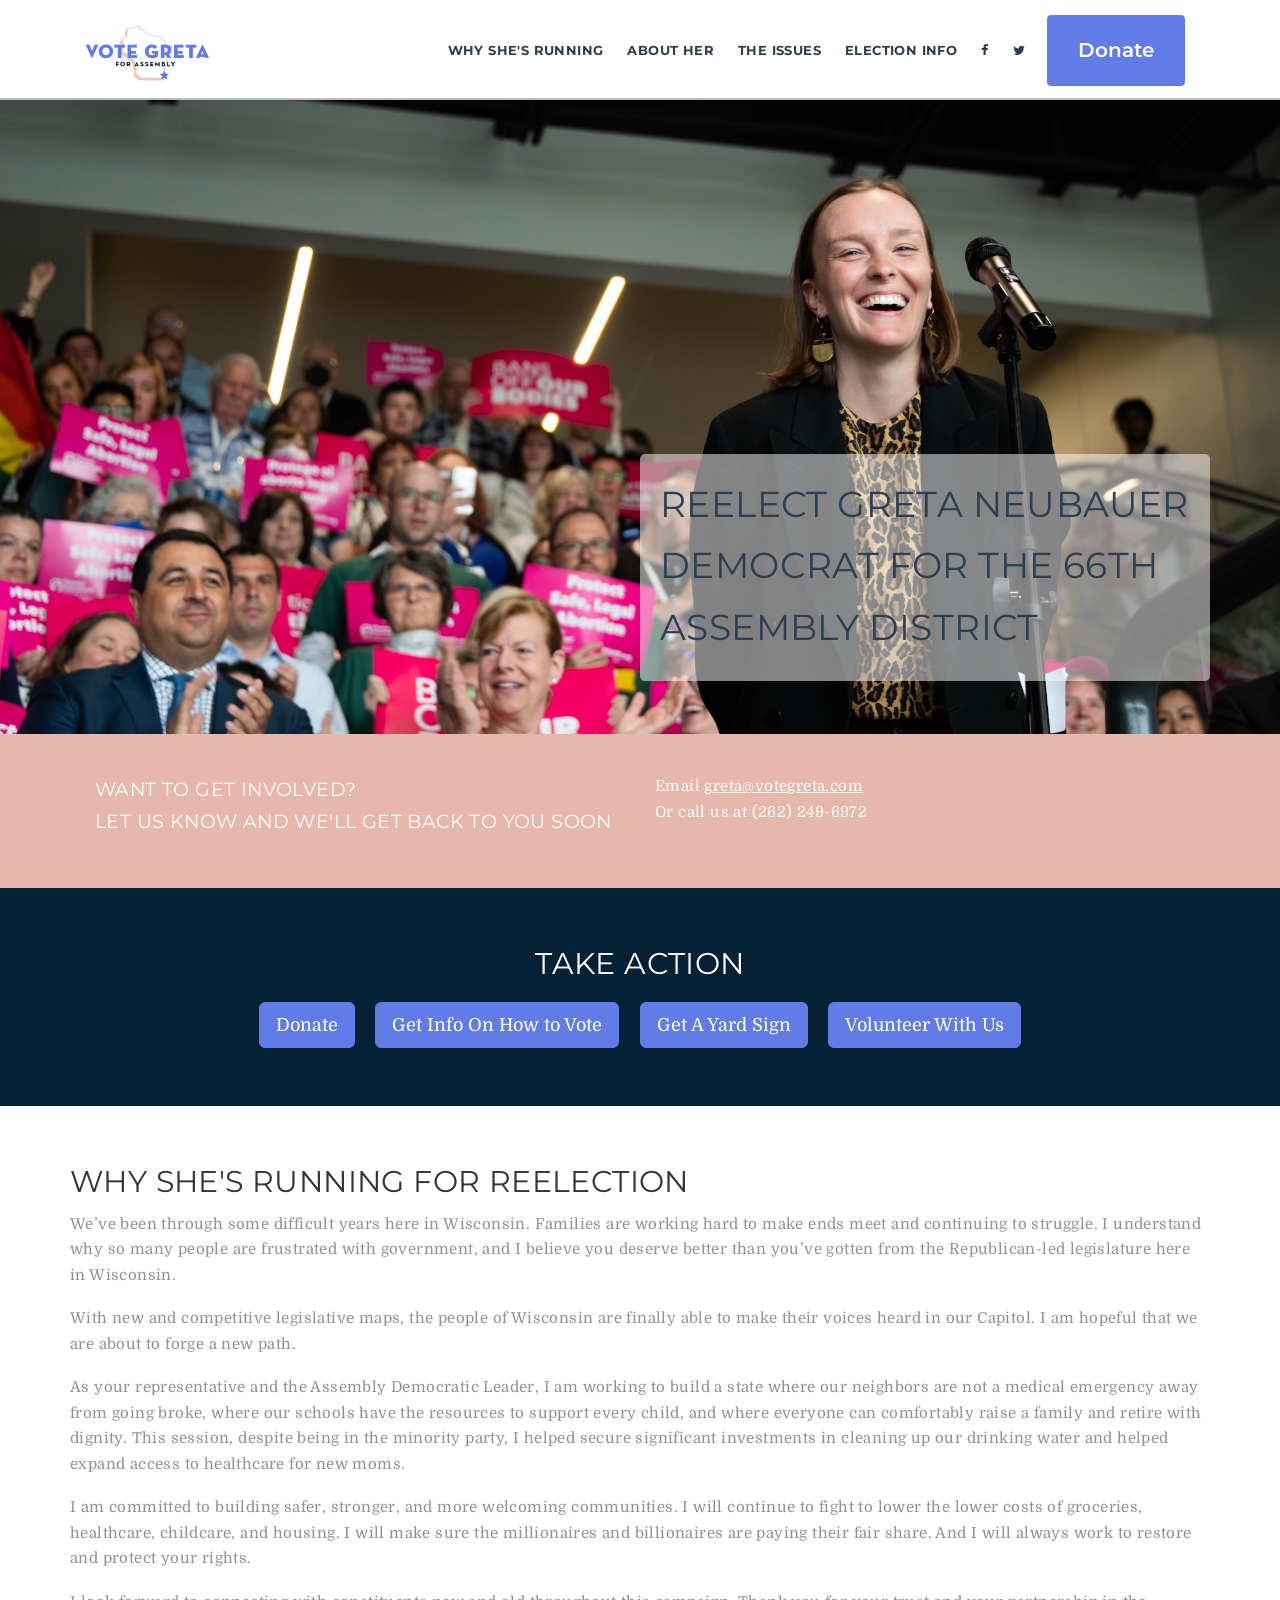
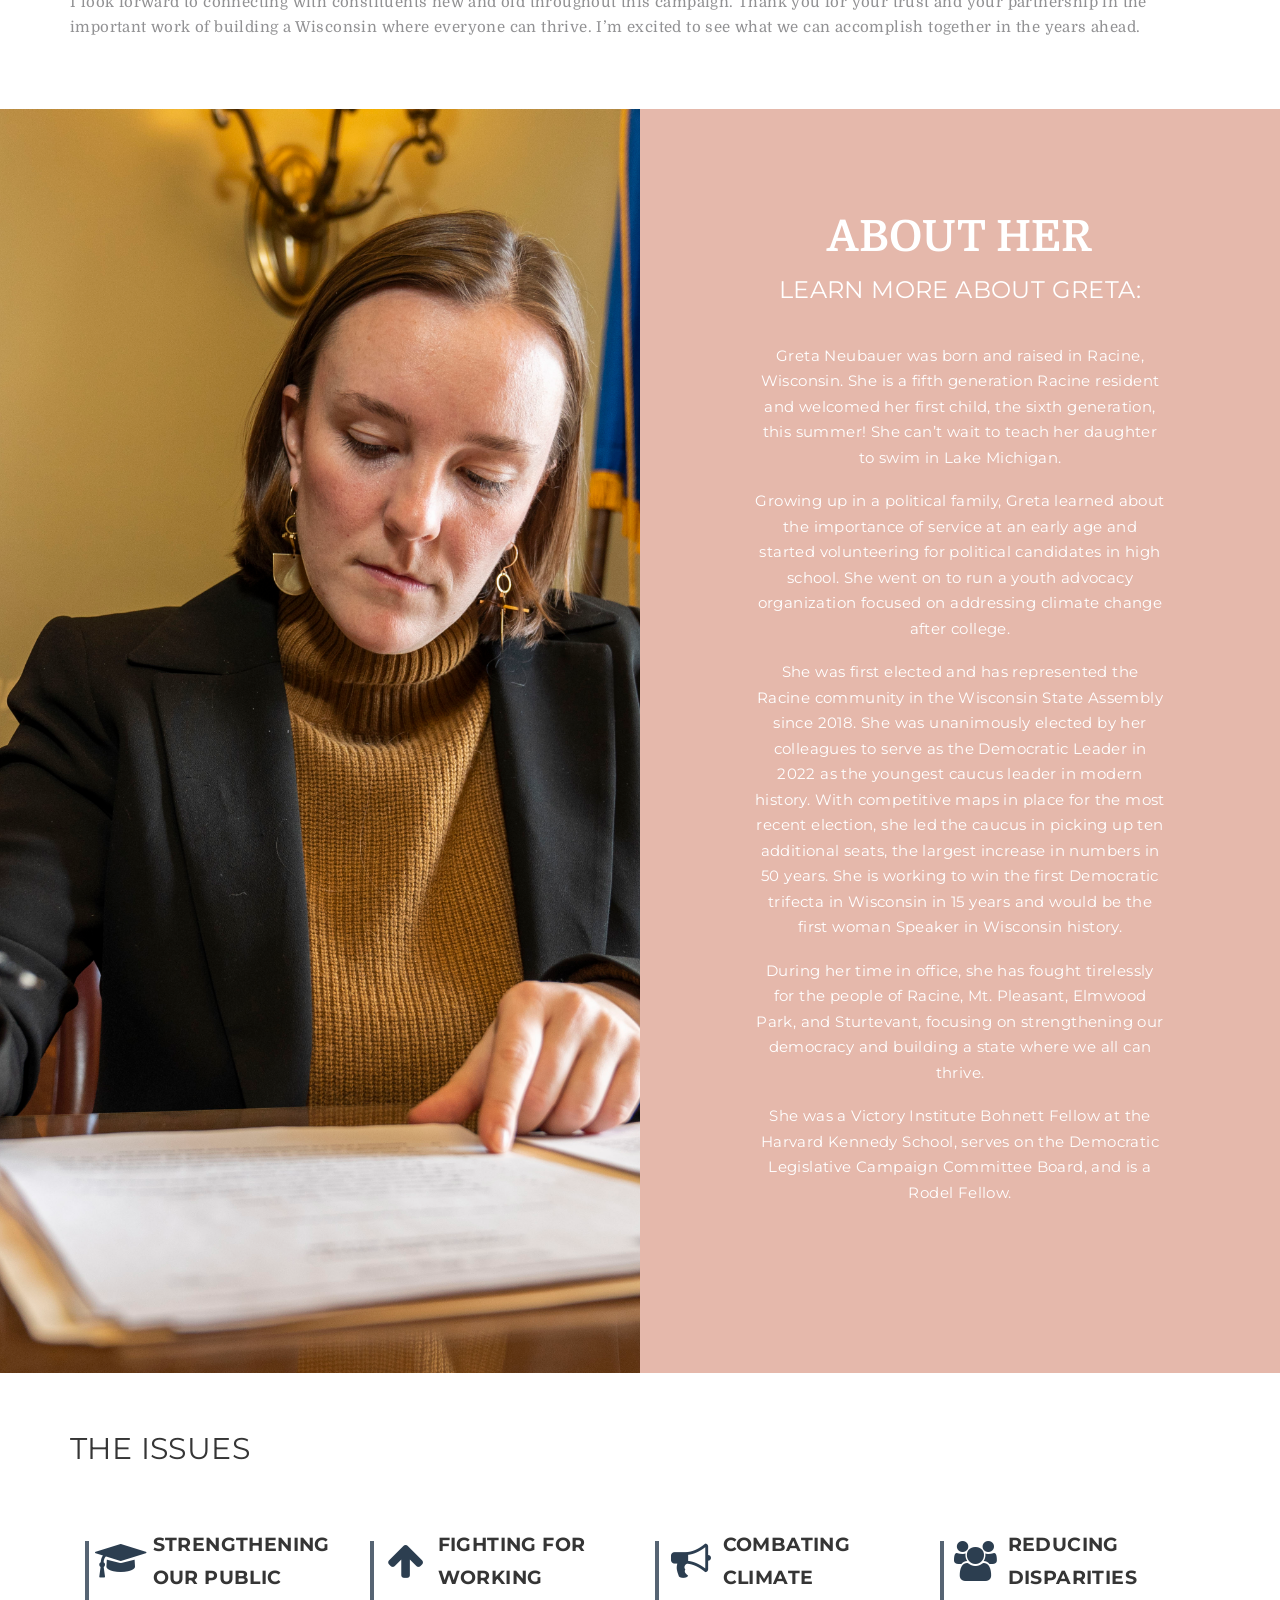
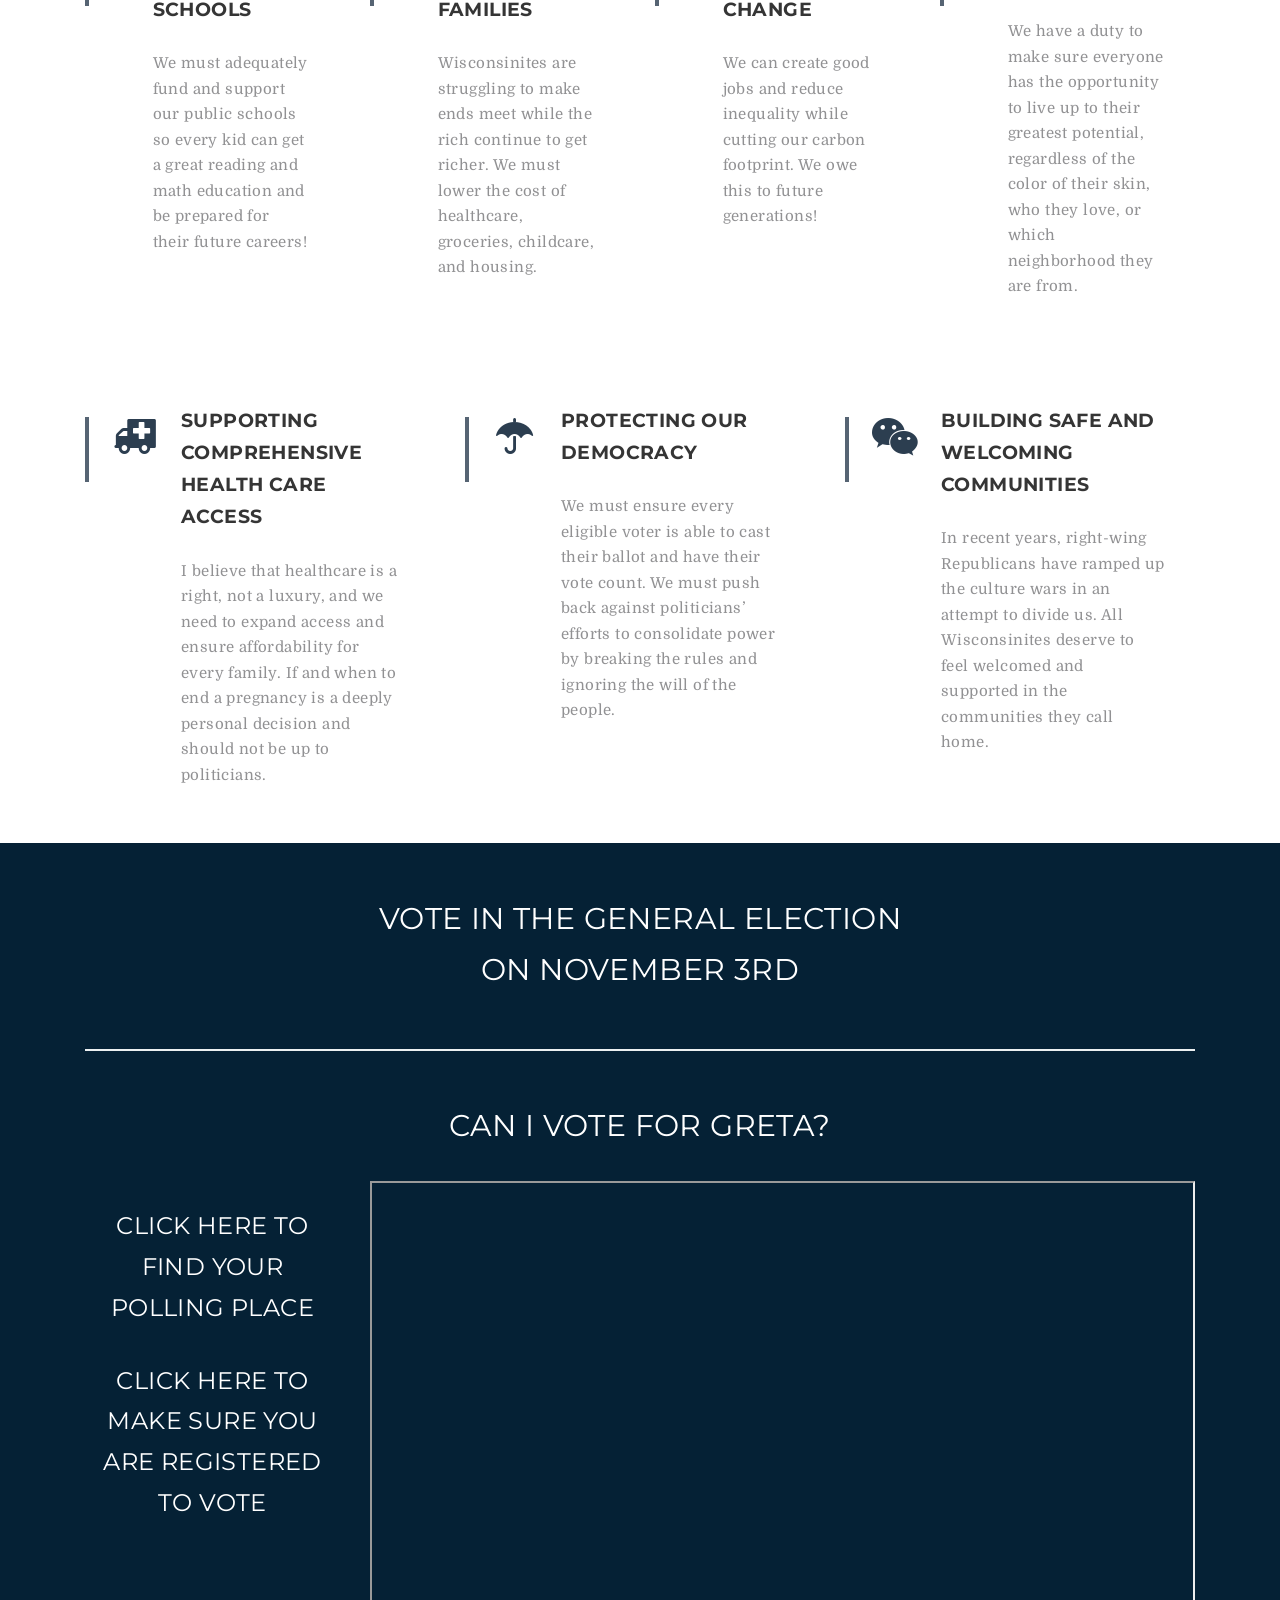
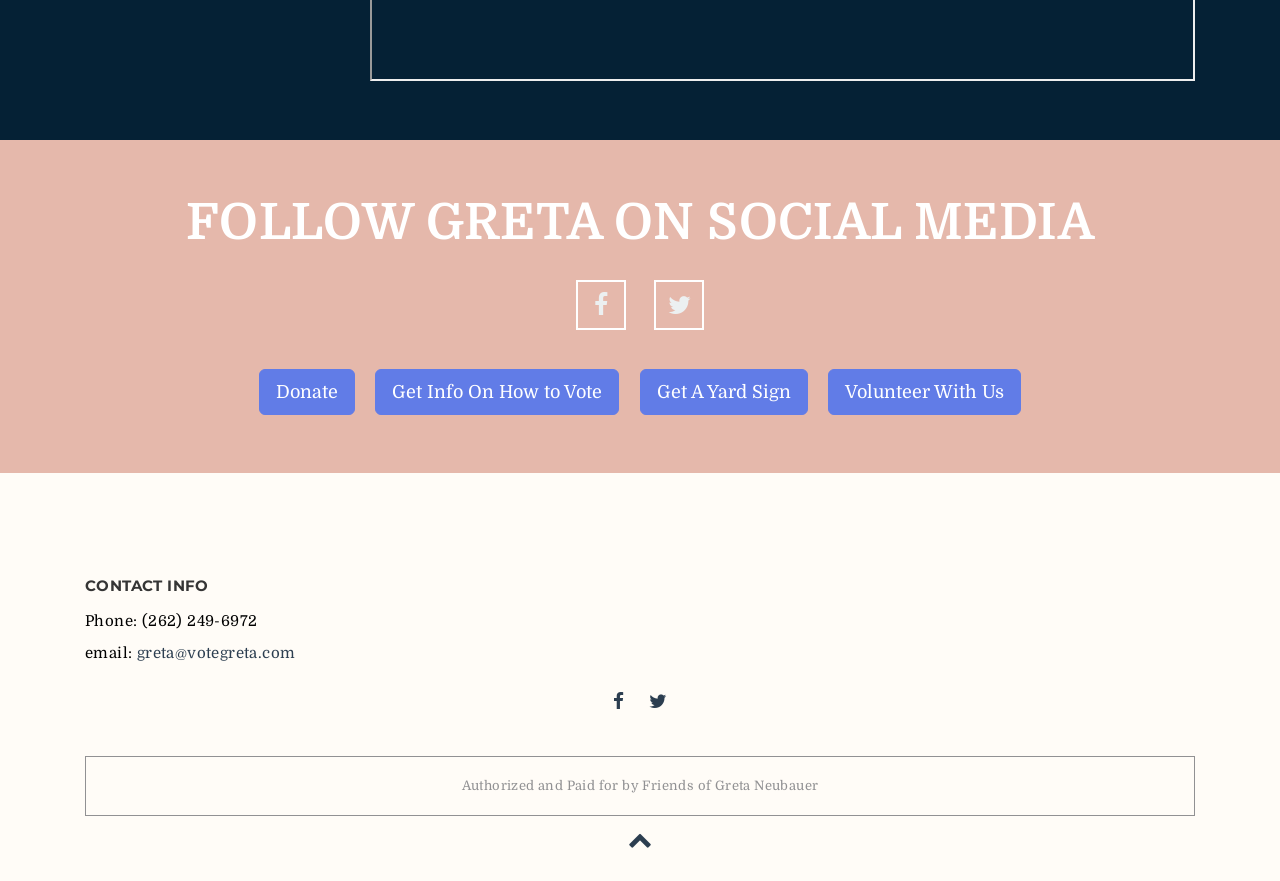
<file: index.html>
<!DOCTYPE html>
<html lang="en">
  <head>
    <meta charset="utf-8" />
    <title>
      Greta Neubauer - Democrat for Wisconsin’s 66th Assembly District
    </title>
    <meta
      name="viewport"
      content="width=device-width, initial-scale=1.0, maximum-scale=1, user-scalable=no"
    />
    <meta
      name="description"
      content="The official website of Greta Neubauer for Assembly District 66."
    />
    <meta
      name="keywords"
      content="Greta Neubauer, Greta, Neubauer, Greta Neubauer, Assembly District 66, Assembly, District 66th, Wisconsin, Vote Greta, Racine, Wi, Wisconsin"
    />
    <meta name="author" content="Elle Neubauer" />
    <link
      href="https://fonts.googleapis.com/css?family=Domine:400,700"
      rel="stylesheet"
      type="text/css"
    />
    <link
      rel="stylesheet"
      href="https://fonts.googleapis.com/css?family=Montserrat:400,700"
    />
    <!--[if lt IE 9]>
      <script src="http://html5shim.googlecode.com/svn/trunk/html5.js"></script>
    <![endif]-->
    <link rel="stylesheet" href="css/bootstrap.css" />
    <link rel="stylesheet" href="css/style.css" />
    <link rel="stylesheet" href="css/font-awesome.css" />
    <link rel="stylesheet" href="css/colorbox.css" />

    <!--Favicon-->
    <link rel="apple-touch-icon" sizes="76x76" href="./apple-touch-icon.png" />
    <link
      rel="icon"
      type="image/png"
      sizes="32x32"
      href="./favicon-32x32.png"
    />
    <link
      rel="icon"
      type="image/png"
      sizes="16x16"
      href="./favicon-16x16.png"
    />
    <link rel="manifest" href="./manifest.json" />
    <link rel="mask-icon" href="./safari-pinned-tab.svg" color="#5bbad5" />
    <meta name="theme-color" content="#ffffff" />
  </head>

  <body>
    <script>
      fbq("track", "CompleteRegistration");
    </script>
    <header>
      <div class="navbar-fixed-top">
        <!-- menu -->
        <nav class="navbar navbar-height1 menuswitch-js">
          <div class="container navbar-inner">
            <div class="row">
              <div class="col-lg-12">
                <div class="responsive-wrapper">
                  <a class="navbar-brand" href="#">
                    <img
                      src="images/2020_logo.png"
                      alt=""
                      style="max-width: 125px;"
                    />
                  </a>
                  <div
                    id="toggle-icon"
                    class="navbar-toggle"
                    data-toggle="collapse"
                    data-target=".navbar-ex1-collapse"
                  >
                    <span></span>
                    <span></span>
                    <span></span>
                  </div>
                </div>
                <div class="collapse navbar-collapse navbar-ex1-collapse">
                  <div class="cl-effect-12">
                    <ul class="nav navbar-nav pull-right">
                      <li><a href="#why-shes-running">Why She's Running</a></li>
                      <li><a href="#about-her">About Her</a></li>
                      <li><a href="#the_issues">The Issues</a></li>
                      <li><a href="#election_info">Election Info</a></li>
                      <li>
                        <a
                          href="https://www.facebook.com/NeubauerForAssembly/?notif_id=1510245215378878&notif_t=page_invite"
                          target="_blank"
                          ><i class="fa fa-facebook"></i
                        ></a>
                      </li>
                      <li>
                        <a
                          href="https://twitter.com/gretaneubauer"
                          target="_blank"
                          ><i class="fa fa-twitter"></i
                        ></a>
                      </li>
                      <li>
                        <a
                          id="navButtonWrapper"
                          href="https://secure.actblue.com/donate/greta"
                          target="_blank"
                          ><button type="button" class="btn btn-danger">
                            Donate
                          </button></a
                        >
                      </li>
                    </ul>
                  </div>
                </div>
              </div>
            </div>
          </div>
        </nav>
        <!-- menu end -->
      </div>
    </header>
    <!-- slider -->
    <section class="wrapper100percent">
      <div class="flexslider">
        <div class="wrapper100percent">
          <div class="menuswitch"></div>
        </div>
        <!-- breakpoint for menu end -->
        <ul class="slides">
          <li>
            <img src="images/greta-planned-parenthood.jpg" alt="" />
            <!-- <img src="images/new_slider.jpg" alt="" /> -->
            <div class="flex-caption flex-caption1">
              <div class="container">
                <div class="row">
                  <div class="col-md-6"></div>
                  <div class="col-md-6 caption-headline">
                    <h1>
                      Reelect Greta Neubauer Democrat for the 66th Assembly
                      District
                    </h1>
                  </div>
                </div>
              </div>
            </div>
          </li>
        </ul>
      </div>
    </section>

    <!--slider end-->
    <div class="get-involved-section wrapper100percent">
      <div class="row">
        <div class="col-12 col-md-6">
          <h4>
            Want to get involved?
            <br />
            Let us know and we'll get back to you soon
          </h4>
        </div>
        <div class="col-12 col-md-6">
          <p>
            Email <a href="mailto:greta@votegreta.com">greta@votegreta.com</a>
            <br />
            Or call us at (262) 249-6972
          </p>
        </div>
      </div>
    </div>
    <div class="section4">
      <!--clock-->
      <div class="container text-center">
        <div class="row get-involved-section-1">
          <h2>Take Action</h2>
          <div class="take-action-buttons">
            <a
              href="https://secure.actblue.com/donate/greta"
              target="_blank"
              ><button type="button" class="btn btn-danger btn-lg">
                Donate
              </button></a
            >
            <a
              href="https://myvote.wi.gov"
              target="_blank"
              ><button type="button" class="btn btn-danger btn-lg">
                Get Info On How to Vote
              </button></a
            >
            <a
              href="https://forms.gle/PxS6xocTUDER92zY7"
              target="_blank"
              ><button type="button" class="btn btn-danger btn-lg">
                Get A Yard Sign
              </button></a
            >
            <a
              href="https://forms.gle/6gpwpUMJ2ZgN2mEAA"
              target="_blank"
              ><button type="button" class="btn btn-danger btn-lg">
                Volunteer With Us
              </button></a
            >
          </div>
        </div>
      </div>
    </div>
    <div class="divider-space"></div>
    <div id="why-shes-running" class="divider-space"></div>
    <div class="container">
      <!--in the news-->
      <div class="row">
        <div class="col">
          <h2>Why She's Running For Reelection</h2>
          <p>
            We’ve been through some difficult years here in Wisconsin. Families are working hard to make ends meet and continuing to struggle. I understand why so many people are frustrated with government, and I believe you deserve better than you’ve gotten from the Republican-led legislature here in Wisconsin. 
          </p>
          <p>
            With new and competitive legislative maps, the people of Wisconsin are finally able to make their voices heard in our Capitol. I am hopeful that we are about to forge a new path. 
          </p>
          <p>
            As your representative and the Assembly Democratic Leader, I am working to build a state where our neighbors are not a medical emergency away from going broke, where our schools have the resources to support every child, and where everyone can comfortably raise a family and retire with dignity. This session, despite being in the minority party, I helped secure significant investments in cleaning up our drinking water and helped expand access to healthcare for new moms.
          </p>
          <p>
            I am committed to building safer, stronger, and more welcoming communities. I will continue to fight to lower the lower costs of groceries, healthcare, childcare, and housing. I will make sure the millionaires and billionaires are paying their fair share. And I will always work to restore and protect your rights. 
          </p>
          <p>
            I look forward to connecting with constituents new and old throughout this campaign. Thank you for your trust and your partnership in the important work of building a Wisconsin where everyone can thrive. I’m excited to see what we can accomplish together in the years ahead.
          </p>
        </div>
      </div>
    </div>
    <div class="divider-space"></div>
    <div class="divider-space"></div>
    <!--cta-->
    <div class="section8">
      <div class="section8image"></div>
      <div class="section8text">
        <div
          class="gallery row"
        >
          <div id="about-her" class="col-lg-12 onelist">
            <h2>About Her</h2>
            <h3>Learn more about Greta:</h3>
            <br />
            <p>
              Greta Neubauer was born and raised in Racine, Wisconsin. She is a fifth generation Racine resident and welcomed her first child, the sixth generation, this summer! She can’t wait to teach her daughter to swim in Lake Michigan. 
            </p>
            <p>
              Growing up in a political family, Greta learned about the importance of service at an early age and started volunteering for political candidates in high school. She went on to run a youth advocacy organization focused on addressing climate change after college.
            </p>
            <p>
              She was first elected and has represented the Racine community in the Wisconsin State Assembly since 2018. She was unanimously elected by her colleagues to serve as the Democratic Leader in 2022 as the youngest caucus leader in modern history. With competitive maps in place for the most recent election, she led the caucus in picking up ten additional seats, the largest increase in numbers in 50 years. She is working to win the first Democratic trifecta in Wisconsin in 15 years and would be the first woman Speaker in Wisconsin history. 
            </p>
            <p>
              During her time in office, she has fought tirelessly for the people of Racine, Mt. Pleasant, Elmwood Park, and Sturtevant, focusing on strengthening our democracy and building a state where we all can thrive.
            </p>
            <p>
              She was a Victory Institute Bohnett Fellow at the Harvard Kennedy School, serves on the Democratic Legislative Campaign Committee Board, and is a Rodel Fellow.
            </p>
          </div>
        </div>
      </div>
    </div>
    <!--cta end-->
    <!--icons-->
    <div class="container">
      <div id="the_issues" class="divider-space"></div>
      <div class="divider-space"></div>
      <div class="row">
        <h2>The Issues</h2>
        <div class="col-md-3">
          <div class="icon-box2">
            <div class="iconwrapper">
              <i class="fa fa-graduation-cap icon"></i>
            </div>
            <div class="textwrapper">
              <h4>Strengthening Our Public Schools</h4>
              <p>
                We must adequately fund and support our public schools so every kid can get a great reading and math education and be prepared for their future careers!
              </p>
            </div>
          </div>
        </div>
        <div class="col-md-3">
          <div class="icon-box2">
            <div class="iconwrapper">
              <i class="fa fa-arrow-up icon"></i>
            </div>
            <div class="textwrapper">
              <h4>Fighting for Working Families</h4>
              <p>
                Wisconsinites are struggling to make ends meet while the rich continue to get richer. We must lower the cost of healthcare, groceries, childcare, and housing.
              </p>
            </div>
          </div>
        </div>
        <div class="col-md-3">
          <div class="icon-box2">
            <div class="iconwrapper">
              <i class="fa fa-bullhorn icon"></i>
            </div>
            <div class="textwrapper">
              <h4>COMBATING CLIMATE CHANGE</h4>
              <p>
                We can create good jobs and reduce inequality while cutting our carbon footprint. We owe this to future generations!
              </p>
            </div>
          </div>
        </div>
        <div class="col-md-3">
          <div class="icon-box2">
            <div class="iconwrapper">
              <i class="fa fa-users icon"></i>
            </div>
            <div class="textwrapper">
              <h4>REDUCING DISPARITIES</h4>
              <p>
                We have a duty to make sure everyone has the opportunity to live up to their greatest potential, regardless of the color of their skin, who they love, or which neighborhood they are from.
              </p>
            </div>
          </div>
        </div>
      </div>
      <div class="row">
        <div class="col-md-4">
          <div class="icon-box2">
            <div class="iconwrapper">
              <i class="fa fa-ambulance icon"></i>
            </div>
            <div class="textwrapper">
              <h4>SUPPORTING COMPREHENSIVE HEALTH CARE ACCESS</h4>
              <p>
                I believe that healthcare is a right, not a luxury, and we need to expand access and ensure affordability for every family. If and when to end a pregnancy is a deeply personal decision and should not be up to politicians.
              </p>
            </div>
          </div>
        </div>
        <div class="col-md-4">
          <div class="icon-box2">
            <div class="iconwrapper">
              <i class="fa fa-umbrella icon"></i>
            </div>
            <div class="textwrapper">
              <h4>PROTECTING OUR DEMOCRACY</h4>
              <p>
                We must ensure every eligible voter is able to cast their ballot and have their vote count. We must push back against politicians’ efforts to consolidate power by breaking the rules and ignoring the will of the people.
              </p>
            </div>
          </div>
        </div>
        <div class="col-md-4">
          <div class="icon-box2">
            <div class="iconwrapper">
              <i class="fa fa-wechat icon"></i>
            </div>
            <div class="textwrapper">
              <h4>BUILDING SAFE AND WELCOMING COMMUNITIES</h4>
              <p>
                In recent years, right-wing Republicans have ramped up the culture wars in an attempt to divide us. All Wisconsinites deserve to feel welcomed and supported in the communities they call home.
              </p>
            </div>
          </div>
        </div>
      </div>
    </div>
    <!--icons end-->
    <div class="section4">
      <!--clock-->
      <div class="container text-center">
        <div id="election_info" class="row">
          <div class="col-md-6 col-md-push-3">
            <h2>Vote in the General Election on November 3rd</h2>
          </div>
        </div>
      </div>
      <div class="divider-space"></div>
      <div class="container">
        <div class="row">
          <div class="col-lg-12">
            <div class="divider-line"></div>
          </div>
        </div>
      </div>
      <div class="divider-space"></div>
      <div class="container text-center">
        <h2>Can I Vote For Greta?</h2>
        <div class="divider-space"></div>
        <div class="row">
          <div class="col-md-3">
            <div class="divider-space"></div>
            <h3>
              <a
                href="https://myvote.wi.gov/en-US/FindMyPollingPlace"
                target="_blank"
                >Click here to find your polling place</a
              >
            </h3>
            <div class="divider-space"></div>
            <h3>
              <a
                href="https://myvote.wi.gov/en-us/RegisterToVote"
                target="_blank"
                >Click here to make sure you are registered to vote</a
              >
            </h3>
          </div>
          <div class="col-md-9">
            <!-- This iframe really wants to steal focus, the only way to stop it leaves the grey box in the iframe
              by stopping the normal load in to bypass the focus stealing. 
            -->
            <iframe
              id="district_map"
              src="https://maps.legis.wisconsin.gov/?asm=66&single=y"
              width="100%"
              height="500px"
              style="display:none;" 
              onload="this.style.display='inline'";
            ></iframe>
          </div>
        </div>
      </div>
      <!--clock end-->
    </div>
    <!-- social icons cta -->
    <section class="wrapper100percent section3">
      <div class="col-md-12 socialicons-big">
        <h2>Follow Greta on social media</h2>
        <ul class="socialicons">
          <li>
            <a
              href="https://www.facebook.com/NeubauerForAssembly/?notif_id=1510245215378878&notif_t=page_invite"
              target="_blank"
              ><i class="fa fa-facebook"></i
            ></a>
          </li>
          <li>
            <a href="https://twitter.com/gretaneubauer" target="_blank"
              ><i class="fa fa-twitter"></i
            ></a>
          </li>
        </ul>
        <div class="take-action-buttons">
          <a
              href="https://secure.actblue.com/donate/greta"
              target="_blank"
              ><button type="button" class="btn btn-danger btn-lg">
                Donate
              </button></a
            >
          <a
            href="https://myvote.wi.gov"
            target="_blank"
            ><button type="button" class="btn btn-danger btn-lg">
              Get Info On How to Vote
            </button></a
          >
          <a
            href="https://forms.gle/PxS6xocTUDER92zY7"
            target="_blank"
            ><button type="button" class="btn btn-danger btn-lg">
              Get A Yard Sign
            </button></a
          >
          <a
            href="https://forms.gle/6gpwpUMJ2ZgN2mEAA"
            target="_blank"
            ><button type="button" class="btn btn-danger btn-lg">
              Volunteer With Us
            </button></a
          >
        </div>
      </div>
    </section>
    <!-- /footer is below this -->
    <footer class="bottom">
      <div class="container">
        <div class="row">
          <div id="contact-info" class="col-md-12">
            <h5>CONTACT INFO</h5>
            <ul>
              <li>
                Phone: (262) 249-6972
              </li>
              <li>
                email:
                <a href="mailto:greta@votegreta.com">greta@votegreta.com</a>
              </li>
            </ul>
          </div>
          <div class="col-md-12">
            <ul class="socialicons">
              <li>
                <a
                  href="https://www.facebook.com/NeubauerForAssembly/?notif_id=1510245215378878&notif_t=page_invite"
                  target="_blank"
                  ><i class="fa fa-facebook"></i
                ></a>
              </li>
              <li>
                <a href="https://twitter.com/gretaneubauer" target="_blank"
                  ><i class="fa fa-twitter"></i
                ></a>
              </li>
            </ul>
            <div class="copyright">
              <p>Authorized and Paid for by Friends of Greta Neubauer</p>
            </div>
            <div class="scrollbutton">
              <a href="javascript:scrollToTop()" title="go to top"
                ><i class="fa fa-chevron-up"></i
              ></a>
            </div>
          </div>
        </div>
      </div>
    </footer>
    <script src="js/jquery.js"></script>
    <script src="js/jquery-migrate.js"></script>
    <script src="js/bootstrap.js"></script>
    <script src="js/flexslider.js"></script>
    <script src="js/flickity.js"></script>
    <script src="js/waypoints.js"></script>
    <script src="js/scriptcontact.js"></script>
    <script src="js/scriptsubmit.js"></script>
    <script src="js/countto.js"></script>
    <script src="js/colorbox.js"></script>
    <script src="js/isotope.js"></script>
    <script src="js/jquery.plugin.js"></script>
    <script src="js/jquery.countdown.js"></script>
    <script src="js/retina.js"></script>
    <script src="js/scripts.js"></script>
    <script src="js/smooth-scroll.js"></script>
    <!--script src="https://checkout.stripe.com/checkout.js"></script-->
    <!--script src="js/stripe.js"></script-->
  </body>
</html>
</file>
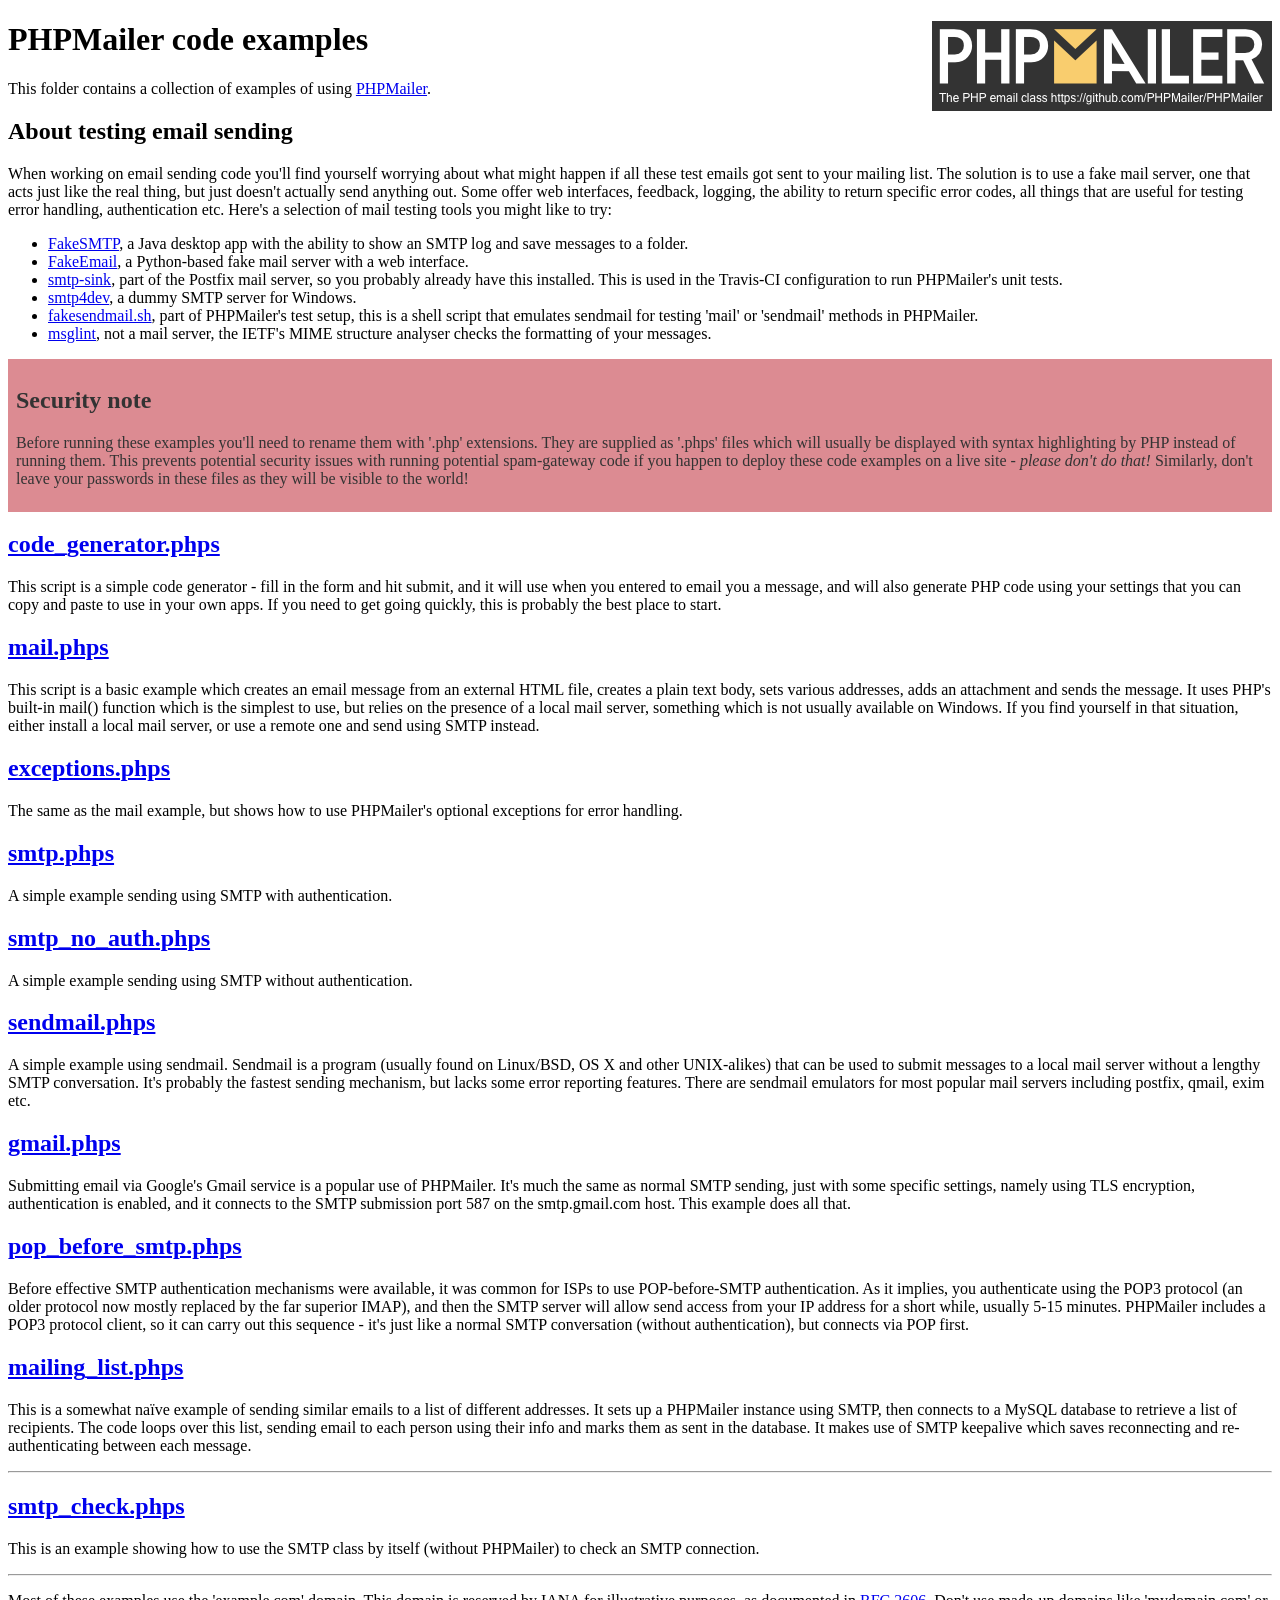
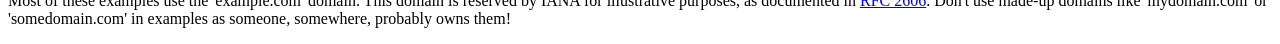
<file: phpMailer/examples/index.html>
<!DOCTYPE html>
<html>
<head>
	<meta charset="UTF-8">
	<title>PHPMailer Examples</title>
</head>
<body>
<h1>PHPMailer code examples<a href="https://github.com/PHPMailer/PHPMailer"><img src="images/phpmailer.png" style="float:right; border:0;" alt="PHPMailer logo"></a></h1>
<p>This folder contains a collection of examples of using <a href="https://github.com/PHPMailer/PHPMailer">PHPMailer</a>.</p>
<h2>About testing email sending</h2>
<p>When working on email sending code you'll find yourself worrying about what might happen if all these test emails got sent to your mailing list. The solution is to use a fake mail server, one that acts just like the real thing, but just doesn't actually send anything out. Some offer web interfaces, feedback, logging, the ability to return specific error codes, all things that are useful for testing error handling, authentication etc. Here's a selection of mail testing tools you might like to try:</p>
<ul>
  <li><a href="https://github.com/Nilhcem/FakeSMTP">FakeSMTP</a>, a Java desktop app with the ability to show an SMTP log and save messages to a folder. </li>
  <li><a href="https://github.com/isotoma/FakeEmail">FakeEmail</a>, a Python-based fake mail server with a web interface.</li>
  <li><a href="http://www.postfix.org/smtp-sink.1.html">smtp-sink</a>, part of the Postfix mail server, so you probably already have this installed. This is used in the Travis-CI configuration to run PHPMailer's unit tests.</li>
  <li><a href="http://smtp4dev.codeplex.com">smtp4dev</a>, a dummy SMTP server for Windows.</li>
  <li><a href="https://github.com/PHPMailer/PHPMailer/blob/master/test/fakesendmail.sh">fakesendmail.sh</a>, part of PHPMailer's test setup, this is a shell script that emulates sendmail for testing 'mail' or 'sendmail' methods in PHPMailer.</li>
  <li><a href="http://tools.ietf.org/tools/msglint/">msglint</a>, not a mail server, the IETF's MIME structure analyser checks the formatting of your messages.</li>
</ul>
<div style="padding: 8px; color: #333333; background-color: #dc8b92">
<h2>Security note</h2>
<p>Before running these examples you'll need to rename them with '.php' extensions. They are supplied as '.phps' files which will usually be displayed with syntax highlighting by PHP instead of running them. This prevents potential security issues with running potential spam-gateway code if you happen to deploy these code examples on a live site - <em>please don't do that!</em> Similarly, don't leave your passwords in these files as they will be visible to the world!</p>
</div>
<h2><a href="code_generator.phps">code_generator.phps</a></h2>
<p>This script is a simple code generator - fill in the form and hit submit, and it will use when you entered to email you a message, and will also generate PHP code using your settings that you can copy and paste to use in your own apps. If you need to get going quickly, this is probably the best place to start.</p>
<h2><a href="mail.phps">mail.phps</a></h2>
<p>This script is a basic example which creates an email message from an external HTML file, creates a plain text body, sets various addresses, adds an attachment and sends the message. It uses PHP's built-in mail() function which is the simplest to use, but relies on the presence of a local mail server, something which is not usually available on Windows. If you find yourself in that situation, either install a local mail server, or use a remote one and send using SMTP instead.</p>
<h2><a href="exceptions.phps">exceptions.phps</a></h2>
<p>The same as the mail example, but shows how to use PHPMailer's optional exceptions for error handling.</p>
<h2><a href="smtp.phps">smtp.phps</a></h2>
<p>A simple example sending using SMTP with authentication.</p>
<h2><a href="smtp_no_auth.phps">smtp_no_auth.phps</a></h2>
<p>A simple example sending using SMTP without authentication.</p>
<h2><a href="sendmail.phps">sendmail.phps</a></h2>
<p>A simple example using sendmail. Sendmail is a program (usually found on Linux/BSD, OS X and other UNIX-alikes) that can be used to submit messages to a local mail server without a lengthy SMTP conversation. It's probably the fastest sending mechanism, but lacks some error reporting features. There are sendmail emulators for most popular mail servers including postfix, qmail, exim etc.</p>
<h2><a href="gmail.phps">gmail.phps</a></h2>
<p>Submitting email via Google's Gmail service is a popular use of PHPMailer. It's much the same as normal SMTP sending, just with some specific settings, namely using TLS encryption, authentication is enabled, and it connects to the SMTP submission port 587 on the smtp.gmail.com host. This example does all that.</p>
<h2><a href="pop_before_smtp.phps">pop_before_smtp.phps</a></h2>
<p>Before effective SMTP authentication mechanisms were available, it was common for ISPs to use POP-before-SMTP authentication. As it implies, you authenticate using the POP3 protocol (an older protocol now mostly replaced by the far superior IMAP), and then the SMTP server will allow send access from your IP address for a short while, usually 5-15 minutes. PHPMailer includes a POP3 protocol client, so it can carry out this sequence - it's just like a normal SMTP conversation (without authentication), but connects via POP first.</p>
<h2><a href="mailing_list.phps">mailing_list.phps</a></h2>
<p>This is a somewhat naïve example of sending similar emails to a list of different addresses. It sets up a PHPMailer instance using SMTP, then connects to a MySQL database to retrieve a list of recipients. The code loops over this list, sending email to each person using their info and marks them as sent in the database. It makes use of SMTP keepalive which saves reconnecting and re-authenticating between each message.</p>
<hr>
<h2><a href="smtp_check.phps">smtp_check.phps</a></h2>
<p>This is an example showing how to use the SMTP class by itself (without PHPMailer) to check an SMTP connection.</p>
<hr>
<p>Most of these examples use the 'example.com' domain. This domain is reserved by IANA for illustrative purposes, as documented in <a href="http://tools.ietf.org/html/rfc2606">RFC 2606</a>. Don't use made-up domains like 'mydomain.com' or 'somedomain.com' in examples as someone, somewhere, probably owns them!</p>
</body>
</html>
</file>
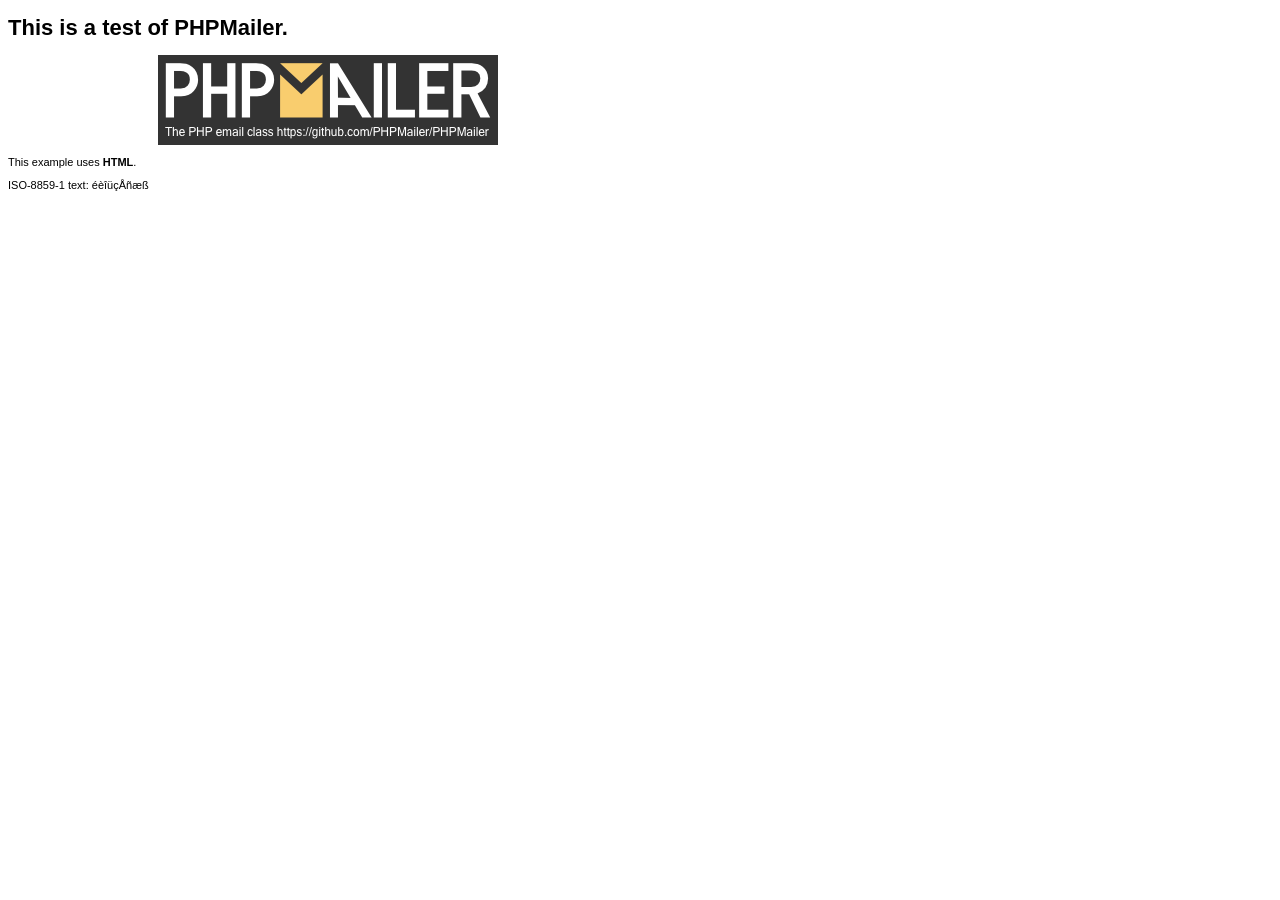
<file: phpMailer/examples/contents.html>
<!DOCTYPE HTML PUBLIC "-//W3C//DTD HTML 4.01 Transitional//EN" "http://www.w3.org/TR/html4/loose.dtd">
<html>
<head>
  <meta http-equiv="Content-Type" content="text/html; charset=iso-8859-1">
  <title>PHPMailer Test</title>
</head>
<body>
<div style="width: 640px; font-family: Arial, Helvetica, sans-serif; font-size: 11px;">
  <h1>This is a test of PHPMailer.</h1>
  <div align="center">
    <a href="https://github.com/PHPMailer/PHPMailer/"><img src="images/phpmailer.png" height="90" width="340" alt="PHPMailer rocks"></a>
  </div>
  <p>This example uses <strong>HTML</strong>.</p>
  <p>ISO-8859-1 text: ���������</p>
</div>
</body>
</html>
</file>
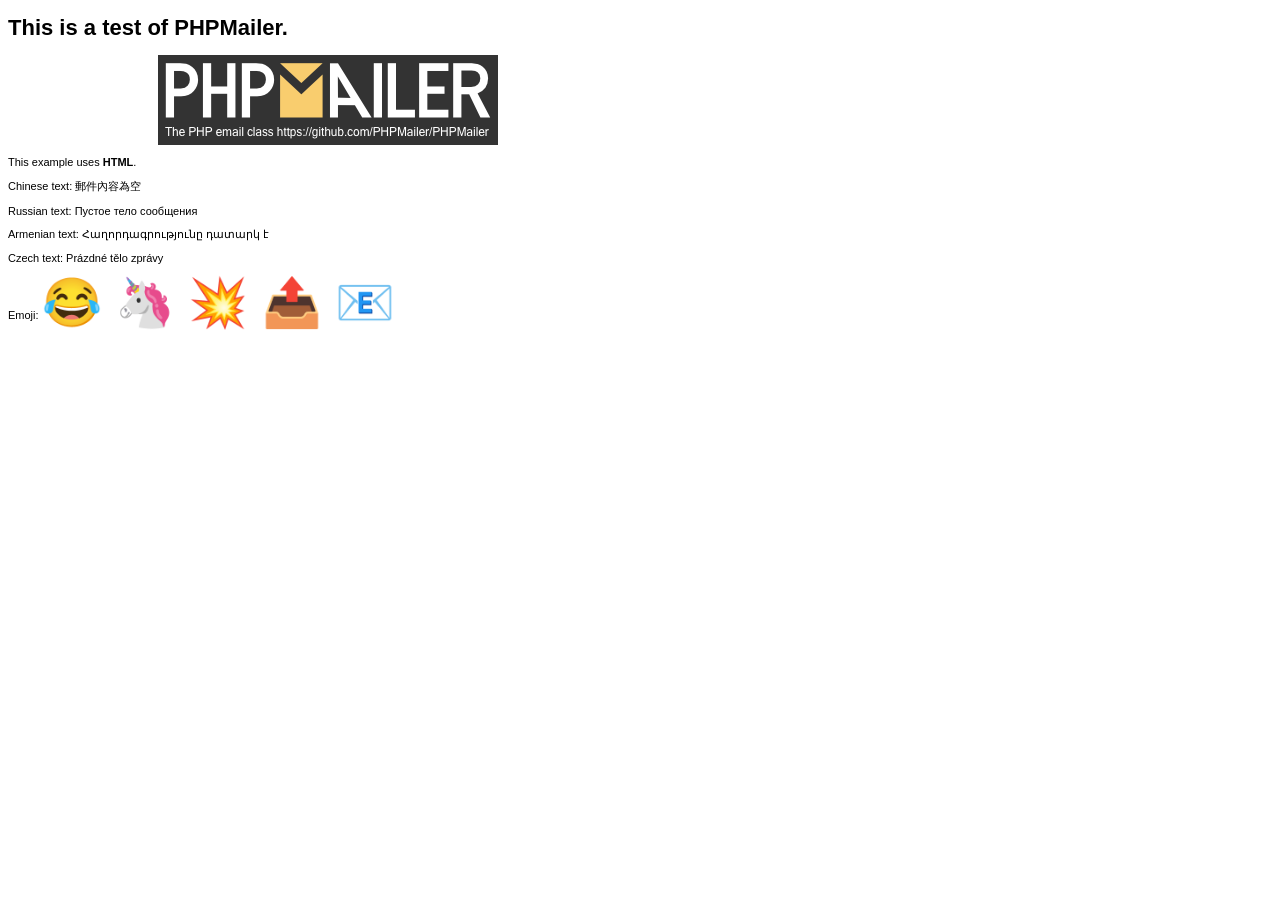
<file: phpMailer/examples/contentsutf8.html>
<!DOCTYPE HTML PUBLIC "-//W3C//DTD HTML 4.01 Transitional//EN" "http://www.w3.org/TR/html4/loose.dtd">
<html>
<head>
  <meta http-equiv="Content-Type" content="text/html; charset=utf-8">
  <title>PHPMailer Test</title>
</head>
<body>
<div style="width: 640px; font-family: Arial, Helvetica, sans-serif; font-size: 11px;">
  <h1>This is a test of PHPMailer.</h1>
  <div align="center">
    <a href="https://github.com/PHPMailer/PHPMailer/"><img src="images/phpmailer.png" height="90" width="340" alt="PHPMailer rocks"></a>
  </div>
  <p>This example uses <strong>HTML</strong>.</p>
  <p>Chinese text: 郵件內容為空</p>
  <p>Russian text: Пустое тело сообщения</p>
  <p>Armenian text: Հաղորդագրությունը դատարկ է</p>
  <p>Czech text: Prázdné tělo zprávy</p>
  <p>Emoji: <span style="font-size: 48px">😂 🦄 💥 📤 📧</span></p>
</div>
</body>
</html>
</file>
<file: css/style.css>
/* --------------------------------------------------------
CANDIDATES - Political/Activism HTML Template
Author: http://themeforest.net/user/rayoflightt
Website: http://rayoflightthemes.com
----------------------------------------------------------*/
/* -----------------------------------------------------------
CONTENTS:
html5 and responsive content
reset
general clases
menu
top slider
buttons
icon boxes
team box
main boxes
blog home
flickity gallery carousel
testimonials
social icons cta
hover effect
gallery home
single page
footer
landing
blog pages
sidebar
events
timer
countdown
tabs
accordion
gallery page
contact page
pagination
------------------------------------------------------------*/

/* 
  OLD
  primary: #E5B8AB;
  secondary: #052135
  button: #617CE7  
  buttom hover background-color: #5e77c1;
  button hover border-color: #5e77c1;
*/

/********* html5 and responsive content *********/
header,
nav,
article,
section,
aside,
footer {
  display: block;
}
img {
  max-width: 100%;
  width: auto;
  -ms-interpolation-mode: bicubic;
}
img,
embed,
object,
video {
  max-width: 100%;
}
/********* html5 and responsive content end *********/
/********* reset *********/
a:link,
a:visited {
  outline: none;
  text-decoration: none;
  color: #2c3e50;
}
a:link:hover,
a:visited:hover {
  color: #5e77c1;
  -webkit-transition: color 0.7s ease;
  -moz-transition: color 0.7s ease;
  -o-transition: color 0.7s ease;
  transition: color 0.7s ease;
}
ul,
ol {
  margin: 0 0 25px 0;
  padding: 0;
  list-style: none;
  line-height: 1.7;
}
ul li,
ol li {
  margin: 0 0 6px 0;
  padding: 0;
  list-style: none;
}
h1,
h2,
h3,
h4,
h5,
h6 {
  color: #353535;
  font-family: "Montserrat", Arial, sans-serif;
  text-transform: uppercase;
  line-height: 1.7;
  font-weight: normal;
  margin: 0;
  padding: 0;
}
h1.fontdomine,
h2.fontdomine,
h3.fontdomine,
h4.fontdomine,
h5.fontdomine,
h6.fontdomine {
  font-family: "domine";
}
h1.colorsecond,
h2.colorsecond,
h3.colorsecond,
h4.colorsecond,
h5.colorsecond,
h6.colorsecond {
  color: #5e77c1;
}
h1 {
  margin-bottom: 3px;
  font-size: 36px;
}
h2 {
  margin-bottom: 5px;
  font-size: 30px;
}
h3 {
  margin-bottom: 7px;
  font-size: 24px;
}
h4 {
  margin-bottom: 9px;
  font-size: 19px;
}
h5 {
  margin-bottom: 11px;
  font-size: 15px;
}
h6 {
  margin-bottom: 9px;
  font-size: 13px;
}
p {
  color: #919193;
  font-size: 15px;
  font-family: "Domine", Arial, sans-serif;
  line-height: 1.7;
  margin-bottom: 18px;
}
ul.ul-list i {
  color: #5e77c1;
  padding-right: 5px;
}
ul.ul-list-2 {
  font-size: 15px;
  line-height: 2;
  font-family: montserrat;
  font-weight: normal;
}
ul.ul-list-2 i {
  color: #5e77c1;
  padding-right: 5px;
}
/***bootstrap fix important***/
.row {
  margin-right: 0;
  margin-left: 0;
}
@media (max-width: 767px) {
  .pull-right {
    float: none;
    width: 100%;
    padding: 0;
    margin: 0;
  }
}
@media (max-width: 992px) {
  .navbar-fixed-top {
    position: relative !important;
  }
}
.padding-out {
  padding-right: 0 !important;
  padding-left: 0 !important;
}
input[id="search"] {
  background: url("../images/search.png") center right no-repeat;
  width: 100%;
  max-width: 300px;
}
input[type="text"] {
  padding: 6px 12px;
  border: 2px solid #ecf0f1;
  -webkit-transition: border 0.7s ease;
  -moz-transition: border 0.7s ease;
  -o-transition: border 0.7s ease;
  transition: border 0.7s ease;
}
input[type="text"]:hover {
  border: 2px solid #2c3e50;
}
input[type="text"]:focus {
  border: 2px solid #5e77c1;
}
input[type="submit"] {
  padding: 6px 12px;
  border: none;
  background: transparent;
  border: 2px solid #2c3e50;
  font-family: montserrat;
}
input[type="submit"]:hover {
  text-transform: uppercase;
}
input[type="submit"]:focus {
  text-transform: uppercase;
}
.col-lg-5 {
  width: 20%;
  float: left;
}
@media (max-width: 992px) {
  .col-lg-5 {
    width: 100%;
  }
}
.text-left {
  text-align: left;
}
.text-right {
  text-align: right;
}
.text-center {
  text-align: center;
}
blockquote {
  float: left;
  border-left: 2px solid #ecf0f1;
}
/************ reset end *************/
/************ general classes ************/
html,
body {
  height: 100%;
}
body {
  height: 100%;
  font-size: 15px;
  font-family: "domine", Arial, sans-serif;
  background-attachment: fixed;
  background-color: #fff;
  color: #919193;
  line-height: 1.7;
  letter-spacing: 0.4px;
}
@media (max-width: 500px) {
  body {
    padding: 0;
  }
}
::selection {
  background: #5e77c1;
  color: #fff;
}
::-moz-selection {
  background: #5e77c1;
  color: #fff;
}
.wrapper100percent {
  float: left;
  width: 100%;
}
.divider-line {
  width: 100%;
  float: left;
  border-bottom: #ecf0f1 2px solid;
  margin-top: 24px;
  margin-bottom: 24px;
}
.divider-space {
  width: 100%;
  float: left;
  margin-bottom: 25px;
}
/*** sections ***/
.sectionwrapper {
  position: relative;
  width: 100%;
  float: left;
  margin-top: 1px;
  padding-bottom: 50px;
  background: #fff;
}
.section {
  float: left;
  width: 100%;
  background: #fff;
}
.section1 {
  float: left;
  width: 100%;
  padding: 50px 0;
  background: #fff;
}
.section2 {
  float: left;
  width: 100%;
  padding: 50px 0;
  background: #ecf0f1;
}
.section3 {
  float: left;
  width: 100%;
  padding: 50px 0;
  background: #2c3e50;
}
.section3 a,
.section3 h1,
.section3 h2,
.section3 h3,
.section3 h4,
.section3 h5,
.section3 h6,
.section3 p,
.section3 body,
.section3 div {
  color: #fff;
}
.section4 {
  float: left;
  width: 100%;
  padding: 50px 0;
  background: #5e77c1;
}
.section4 a,
.section4 h1,
.section4 h2,
.section4 h3,
.section4 h4,
.section4 h5,
.section4 h6,
.section4 p,
.section4 body,
.section4 div {
  color: #fff;
}
.section5 {
  float: left;
  width: 100%;
  background: url("../images/bg2.png") center center no-repeat;
  background-size: cover;
}
.section5 .section5inner {
  float: left;
  width: 100%;
  background-size: cover;
  padding: 50px 0;
  background: rgba(44, 62, 80, 0.8);
}
.section5 a,
.section5 h1,
.section5 h2,
.section5 h3,
.section5 h4,
.section5 h5,
.section5 h6,
.section5 p,
.section5 body,
.section5 div {
  color: #fff;
}
.section5 h1,
.section5 h2,
.section5 h3,
.section5 h4,
.section5 h5,
.section5 h6 {
  margin-bottom: 25px;
}
.section6 {
  float: left;
  width: 100%;
  background: url("../images/bg2.png") center center no-repeat;
  background-size: cover;
}
.section6 .section6inner {
  float: left;
  width: 100%;
  background-size: cover;
  padding: 50px 0;
  background: rgba(192, 57, 43, 0.8);
}
.section6 a,
.section6 h1,
.section6 h2,
.section6 h3,
.section6 h4,
.section6 h5,
.section6 h6,
.section6 p,
.section6 body,
.section6 div {
  color: #fff;
}
.section6 h1,
.section6 h2,
.section6 h3,
.section6 h4,
.section6 h5,
.section6 h6 {
  margin-bottom: 25px;
}
.section7 {
  float: left;
  width: 100%;
  background: url("../images/bg2.png") center center no-repeat;
  background-size: cover;
}
.section7 .section7inner {
  background-size: cover;
  padding: 50px 0;
  background: rgba(236, 240, 241, 0.8);
}
.section7 h1,
.section7 h2,
.section7 h3,
.section7 h4,
.section7 h5,
.section7 h6 {
  margin-bottom: 25px;
}
.section8 {
  width: 100%;
  float: left;
  display: -webkit-flex;
  display: flex;
  background: #fff;
}
.section8 a,
.section8 h1,
.section8 h2,
.section8 h3,
.section8 h4,
.section8 h5,
.section8 h6,
.section8 p,
.section8 body,
.section8 div {
  color: #fff;
}
.section8 .section8text {
  width: 50%;
  float: left;
  padding: 100px;
  background: #2c3e50;
  text-align: center;
  font-family: montserrat;
  font-weight: 400;
}
.section8 .section8text .flickity-page-dots li {
  background: #ecf0f1;
}
.section8 .section8text p {
  font-family: montserrat;
}
.section8 .section8text h2 {
  font-size: 43px;
  font-family: domine;
  line-height: 1.3;
  font-weight: 700;
}
.section8 .section8text .onelist {
  margin-bottom: 50px;
}
.section8 .section8image {
  width: 50%;
  float: left;
  background: #fff url("../images/neubauer_at_desk.jpg") top center no-repeat;
  background-size: cover;
}
.section8 .section8imagea {
  width: 50%;
  float: left;
  background: #ecf0f1 url("../images/about.png") center center no-repeat;
}
@media (max-width: 1200px) {
  .section8 .section8text {
    padding: 50px 25px;
  }
  .section8 .section8text .onelist {
    float: left;
    width: 100%;
  }
  .section8 .section8text h2 {
    font-size: 36px;
  }
}
@media (max-width: 992px) {
  .section8 {
    display: block;
    padding: 0;
  }
  .section8 .section8text {
    width: 100%;
  }
  .section8 .section8text h2 {
    font-size: 30px;
  }
  .section8 .section8image {
    width: 100%;
    min-height: 350px;
  }
}
/* for subscribe */
.section9 {
  position: relative;
  z-index: 10;
  float: left;
  width: 100%;
  display: -webkit-flex;
  display: flex;
  background: #5e77c1;
  margin-bottom: -60px;
}
.section9 .section9a {
  width: 50%;
  float: left;
  padding: 25px 40px;
  text-align: right;
  color: #fff;
  border-right: 1px solid #fff;
}
.section9 .section9a h2 {
  font-size: 30px;
  line-height: 1.3;
  font-weight: 700;
}
.section9 .section9a a,
.section9 .section9a h1,
.section9 .section9a h2,
.section9 .section9a h3,
.section9 .section9a h4,
.section9 .section9a h5,
.section9 .section9a h6,
.section9 .section9a p,
.section9 .section9a body,
.section9 .section9a div {
  color: #fff;
}
.section9 .section9b {
  width: 50%;
  float: left;
  padding: 23px 25px 10px 25px;
  border-left: 1px solid #fff;
}
.section9 .section9b input[type="text"] {
  padding: 6px 25px;
  color: #2c3e50;
  min-height: 41px;
  float: left;
  background: #fff;
  border: #fff 2px solid;
}
.section9 .section9b input[type="text"]:hover,
.section9 .section9b input[type="text"]:focus {
  border: #fff 2px solid;
}
.section9 .section9b input[type="button"] {
  display: inline-block;
  float: left;
  background: transparent;
  padding: 6px 25px;
  color: #fff;
  border: #fff 2px solid;
  text-transform: none;
  -webkit-transition: text-transform 0.7s ease;
  -moz-transition: text-transform 0.7s ease;
  -o-transition: text-transform 0.7s ease;
  transition: text-transform 0.7s ease;
}
.section9 .section9b input[type="button"]:hover,
.section9 .section9b input[type="button"]:focus {
  text-transform: uppercase;
}
.section9 .section9b ul {
  color: #fff;
}
@media (max-width: 992px) {
  .section9 {
    display: block !important;
    margin-bottom: 0;
  }
  .section9 .section9a {
    width: 100%;
    float: left;
    padding: 50px 20px;
    text-align: center;
    border-right: none;
  }
  .section9 .section9b {
    width: 100%;
    float: left;
    padding: 50px 20px;
    border-left: none;
  }
  .section9 .section9b input[type="text"] {
    width: 100%;
    text-align: center;
  }
  .section9 .section9b input[type="button"] {
    width: 100%;
    max-width: 100%;
  }
}
/*** sections end ***/
.mainheadlinewrapper {
  float: left;
  width: 100%;
  margin-top: 0;
  margin-bottom: 0;
}
.mainheadlinewrapper .mainheadline {
  padding-left: 30px;
  border-left: 4px solid #2c3e50;
}
.mainheadlinewrapper .mainheadline h2 {
  line-height: 1;
  margin-bottom: 12px;
  font-size: 24px;
  font-weight: 700;
  color: #2c3e50;
  font-family: "Montserrat";
}
.mainheadlinewrapper .mainheadline h3 {
  font-weight: 400;
  font-family: Domine;
  margin-bottom: 0;
  font-size: 15px;
  text-transform: none;
  color: #919193;
}
@media (max-width: 992px) {
  .mainheadlinewrapper .mainheadline {
    padding: none;
    border: none;
    text-align: center;
  }
  .mainheadlinewrapper .mainheadline h2 {
    line-height: 1;
    margin-bottom: 12px;
    font-size: 24px;
    font-weight: 700;
    color: #2c3e50;
    font-family: "Montserrat";
  }
  .mainheadlinewrapper .mainheadline h3 {
    font-weight: 400;
    font-family: Domine;
    margin-bottom: 0;
    font-size: 15px;
    text-transform: none;
    color: #919193;
  }
}
/********* general classes end *********/
/************ menu ************/
.top {
  position: relative;
  z-index: 200;
  width: 100%;
  -webkit-transition: all 0.7s ease;
  -moz-transition: all 0.7s ease;
  -o-transition: all 0.7s ease;
  transition: all 0.7s ease;
  background: #ecf0f1;
}
.top .topright a {
  float: right;
}
.top i {
  padding: 10px 14px;
  border-left: 1px solid #fff;
  border-right: 1px solid #fff;
  font-size: 13px;
  float: left;
  color: #2c3e50;
  opacity: 0.6;
}
.top i:hover {
  color: #5e77c1;
  opacity: 1;
}
.top i i.last {
  border: none;
}
.top i span {
  font-weight: 400;
  font-size: 13px;
  margin-left: 2px;
}
.top-disappear {
  display: none;
  -webkit-transition: all 0.7s ease;
  -moz-transition: all 0.7s ease;
  -o-transition: all 0.7s ease;
  transition: all 0.7s ease;
}
@media (max-width: 767px) {
  .top {
    text-align: center;
  }
  .top .topright a {
    float: left;
  }
  .top .topright {
    float: left;
    width: 100%;
  }
}
/** toggle icon **/
#toggle-icon {
  position: relative;
  width: 60px;
  height: 45px;
  margin: 27px auto;
  -webkit-transform: rotate(0deg);
  -moz-transform: rotate(0deg);
  -o-transform: rotate(0deg);
  transform: rotate(0deg);
  -webkit-transition: all 0.7s ease;
  -moz-transition: all 0.7s ease;
  -o-transition: all 0.7s ease;
  transition: all 0.7s ease;
  cursor: pointer;
}
#toggle-icon span {
  position: absolute;
  display: block;
  height: 5px;
  width: 100%;
  background: #2c3e50;
  border-radius: 10px;
  opacity: 1;
  left: 0;
  -webkit-transform: rotate(0deg);
  -moz-transform: rotate(0deg);
  -o-transform: rotate(0deg);
  transform: rotate(0deg);
  -webkit-transition: all 0.7s ease;
  -moz-transition: all 0.7s ease;
  -o-transition: all 0.7s ease;
  transition: all 0.7s ease;
}
#toggle-icon span:nth-child(1) {
  top: 0px;
  -webkit-transform-origin: left center;
  -moz-transform-origin: left center;
  -o-transform-origin: left center;
  transform-origin: left center;
}
#toggle-icon span:nth-child(2) {
  top: 15px;
  -webkit-transform-origin: left center;
  -moz-transform-origin: left center;
  -o-transform-origin: left center;
  transform-origin: left center;
}
#toggle-icon span:nth-child(3) {
  top: 30px;
  -webkit-transform-origin: left center;
  -moz-transform-origin: left center;
  -o-transform-origin: left center;
  transform-origin: left center;
}
#toggle-icon.open span:nth-child(1) {
  -webkit-transform: rotate(45deg);
  -moz-transform: rotate(45deg);
  -o-transform: rotate(45deg);
  transform: rotate(45deg);
  top: -3px;
  left: 8px;
}
#toggle-icon.open span:nth-child(2) {
  width: 0%;
  opacity: 0;
}
#toggle-icon.open span:nth-child(3) {
  -webkit-transform: rotate(-45deg);
  -moz-transform: rotate(-45deg);
  -o-transform: rotate(-45deg);
  transform: rotate(-45deg);
  top: 39px;
  left: 9px;
}
/** toggle icon end **/
.navbar-fixed-top .navbar-collapse,
.navbar-fixed-bottom .navbar-collapse {
  max-height: 30000px;
}
.navbar {
  z-index: 1000;
  width: 100%;
  float: left;
  margin-bottom: 0;
  border-radius: 0;
  background: #fff;
  border-bottom: 2px solid #ecf0f1;
}
.navbar-height1 {
  height: 100px;
}
.navbar-height1 .nav > li {
  float: left;
  padding: 0;
}
.navbar-height1 .nav > li > a {
  padding-top: 40px !important;
  padding-bottom: 40px !important;
}
.navbar-height1 .navbar-brand {
  padding-top: 25px;
  height: auto;
}
.nav > li > a:link,
.nav > li > a:visited {
  padding: 0 12px;
  background: transparent;
  font-family: montserrat;
  font-size: 13px;
  color: #2c3e50;
  font-weight: 700;
  text-transform: uppercase;
}
.nav > li > a:hover {
  color: #5e77c1;
}
.nav > li:hover,
li.active {
  color: #5e77c1;
}
.navbar-nav > .active > a:link,
.navbar-nav > .active > a:visited,
.navbar-nav > .active > a:hover,
.navbar-nav > .active > a:focus {
  display: inlne-block;
  color: #5e77c1;
  -webkit-border-radius: 0;
  -moz-border-radius: 0;
  border-radius: 0;
}
.navbar-height1 .navbar-nav > li > ul {
  padding: 0;
  margin: 0;
  width: 100%;
}
.navbar-height2 .navbar-nav > li > ul {
  padding: 0;
  margin: 12px 0 0 0;
  width: 100%;
}
/*** for dropdown hide ***/
.navbar-nav li ul {
  position: absolute;
  z-index: 100;
  left: -9999px;
}
.navbar-nav li:hover ul {
  left: 0;
}
.navbar-nav li:hover ul li ul {
  left: -9999px;
}
.navbar-nav li ul li ul {
  postion: absolute;
  left: -9999px;
}
.navbar-nav li ul li:hover ul {
  left: 0;
}
/*** for dropdown hide end ***/
/*** second level ***/
.navbar-nav > li > ul > li {
  margin: 0;
  width: 100%;
}
.nav li ul {
  display: block;
  float: left;
  min-width: 200px !important;
  background: #ecf0f1;
  padding: 12px 0 !important;
  border-bottom: 2px solid #fff;
}
.navbar-nav > li > ul > li > a:link,
.navbar-nav > li > ul > li > a:visited {
  position: relative;
  display: block;
  padding: 12px 25px;
  min-width: 200px;
  margin-left: 0;
  font-size: 13px;
  font-weight: 400;
  font-family: montserrat;
}
.navbar-nav > li > ul > li > a:hover {
  color: #5e77c1;
}
.navbar-nav > li:hover ul {
  left: 0;
}
/*** second level end ***/
/*** third level ***/
.navbar-nav > li > ul > li > ul > li {
  margin: 0;
  width: 100%;
}
.nav li ul li ul {
  display: block;
  float: left;
  margin-left: 90%;
  margin-top: -55px;
  min-width: 200px !important;
  background: #dadcdc;
  padding: 12px 0 !important;
}
.navbar-nav > li > ul > li > ul > li a:link,
.navbar-nav > li > ul > li > ul > li a:visited {
  position: relative;
  display: block;
  padding: 12px 25px;
  min-width: 200px;
  margin-left: 0;
  font-size: 13px;
  font-weight: 400;
  font-family: montserrat;
}
.navbar-nav > li > ul > li > ul > li > a:hover {
  color: #5e77c1;
}
.navbar-nav > li > ul > li:hover ul {
  left: 0;
}
/*** third level end ***/
/** fix for navigation breakpoing **/
@media (max-width: 992px) {
  .nav > li {
    border-top: none !important;
  }
  .navbar-header {
    float: none;
  }
  .navbar-toggle {
    display: block;
  }
  .navbar-collapse.collapse {
    display: none !important;
  }
  .navbar-nav {
    float: none !important;
  }
  .navbar-nav > li {
    float: none;
  }
  .navbar-text {
    float: none;
    margin: 15px 0;
  }
  .navbar-collapse.collapse.in {
    display: block !important;
  }
  .collapsing {
    overflow: hidden !important;
  }
}
/** fix for navigation breakpoing end **/
@media (max-width: 992px) {
  .nav > li > a:link,
  .nav > li > a:visited {
    padding: 14px 4px;
    font-size: 13px;
  }
  /** fix for navigation breakpoint 2 **/
  .navbar-header {
    float: right;
  }
  .collapse {
    float: right;
    width: 100%;
  }
  .responsive-wrapper {
    float: right;
    width: 100%;
  }
  /** fix for navigation breakpoint 2 end **/
  .navbar-nav > li > a {
    margin-left: 0;
  }
  .navbar-nav > li > a {
    margin-right: 0;
    color: #fff;
  }
  .navbar {
    position: relative !important;
    height: auto;
    min-height: 120px;
  }
  .nav {
    margin-top: 20px;
  }
  .nav li {
    width: 100%;
    text-align: center;
  }
  .navbar-nav > li > ul > li > a:link,
  .navbar-nav > li > ul > li > a:visited {
    display: block;
    width: 100%;
    text-align: center;
  }
  .navbar-nav > li > ul > li > ul > li > a:link,
  .navbar-nav > li > ul > li > ul > li > a:visited {
    display: block;
    width: 100%;
    text-align: center;
  }
  .nav li ul li ul {
    width: 100%;
    float: left;
    margin-left: 0;
    margin-top: 0;
  }
  .navbar-nav li ul {
    position: relative;
    z-index: 100;
    left: 0;
  }
  .navbar-nav li:hover ul {
    left: 0;
  }
  .navbar-nav li:hover ul li ul {
    left: 0;
  }
  .navbar-nav li ul li ul {
    postion: relative;
    left: 0;
  }
  .navbar-nav li ul li:hover ul {
    left: 0;
  }
  .navbarwrapper {
    position: relative;
    z-index: 900;
  }
}
@media (max-width: 992px) {
  .navbar-height1 {
    float: left;
  }
  .navbar-height1 .nav {
    padding-top: 12px;
  }
  .navbar-height1 .nav > li {
    padding: 0;
  }
  .navbar-height1 .nav > li > a {
    padding-top: 12px !important;
    padding-bottom: 12px !important;
  }
  .navbar-height-inner {
    height: auto;
  }
  .navbar-height-inner .nav {
    padding-top: 12px;
  }
  .navbar-height-inner .nav > li {
    padding: 0;
  }
  .navbar-height-inner .nav > li > a {
    padding-top: 12px !important;
    padding-bottom: 12px !important;
  }
}
/********* menu end **********/
/**************** top slider ******************/
.flex-container a:hover,
.flex-slider a:hover,
.flex-container a:focus,
.flex-slider a:focus {
  outline: none;
}
.slides,
.slides > li,
.flex-control-nav,
.flex-direction-nav {
  margin: 0;
  padding: 0;
  list-style: none;
}
.flex-pauseplay span {
  text-transform: capitalize;
}
.flexslider .slides > li {
  display: none;
  -webkit-backface-visibility: hidden;
}
.flexslider .slides img {
  width: 100%;
  display: block;
}
.flexslider .slides:after {
  content: "";
  clear: both;
  visibility: hidden;
  line-height: 0;
  height: 0;
}
html[xmlns] .flexslider .slides {
  display: block;
}
* html .flexslider .slides {
  height: 1%;
}
.no-js .flexslider .slides > li:first-child {
  display: block;
}
.flexslider {
  float: left;
  width: 100%;
  margin: 100px auto 0 auto;
  background: #fff;
  position: relative;
  zoom: 1;
}
@media screen and (max-width: 992px) {
  .flexslider {
    margin: 0 auto;
  }
}
.flexslider .slides {
  zoom: 1;
}
.flexslider .slides img {
  height: auto;
}
.flex-viewport {
  max-height: 2000px;
  -webkit-transition: all 0.7s ease;
  -moz-transition: all 0.7s ease;
  -o-transition: all 0.7s ease;
  transition: all 0.7s ease;
}
.loading .flex-viewport {
  max-height: 300px;
}
.carousel li {
  margin-right: 5px;
}
.flex-direction-nav {
  *height: 0;
}
.flex-direction-nav a {
  position: absolute;
  top: 50%;
  z-index: 10;
  text-decoration: none;
  display: block;
  width: 50px;
  height: 50px;
  margin-top: -25px;
  line-height: 5;
  overflow: hidden;
  opacity: 0;
  cursor: pointer;
  color: #5e77c1;
  -webkit-transition: all 0.7s ease;
  -moz-transition: all 0.7s ease;
  -o-transition: all 0.7s ease;
  transition: all 0.7s ease;
}
.flex-direction-nav a:before {
  font-family: "FontAwesome";
  display: inline-block;
  content: " ";
}
.flex-direction-nav .flex-prev {
  left: 0;
  text-indent: -9999px;
  background-image: url("../images/arrow-left.png");
  width: 50px;
  height: 50px;
}
.flex-direction-nav .flex-next {
  right: 0;
  text-indent: -9999px;
  background-image: url("../images/arrow-right.png");
}
.flexslider:hover .flex-direction-nav .flex-prev {
  opacity: 0.7;
  left: 10px;
}
.flexslider:hover .flex-direction-nav .flex-prev:hover {
  opacity: 1;
}
.flexslider:hover .flex-direction-nav .flex-next {
  opacity: 0.7;
  right: 10px;
}
.flexslider:hover .flex-direction-nav .flex-next:hover {
  opacity: 1;
}
.flex-direction-nav .flex-disabled {
  opacity: 0 !important;
  filter: alpha(opacity=0);
  cursor: default;
}
.flex-control-nav {
  position: absolute;
  z-index: 10;
  width: 100%;
  bottom: 10px;
  text-align: center;
}
.flex-control-nav li {
  margin: 0 8px;
  display: inline-block;
  zoom: 1;
  *display: inline;
}
.flex-control-paging li a {
  width: 25px;
  height: 7px;
  display: block;
  background: #2c3e50;
  cursor: pointer;
  text-indent: -9999px;
  opacity: 0.6;
}
.flex-control-paging li a:hover {
  background: #2c3e50;
  opacity: 1;
}
.flex-control-paging li a.flex-active {
  background: #2c3e50;
  cursor: default;
  opacity: 1;
}
.flex-control-thumbs {
  margin: 5px 0 0;
  position: static;
  overflow: hidden;
}
.flex-control-thumbs li {
  width: 25%;
  float: left;
  margin: 0;
}
.flex-control-thumbs img {
  width: 100%;
  height: auto;
  display: block;
  cursor: pointer;
  -webkit-transition: all 0.7s ease;
  -moz-transition: all 0.7s ease;
  -o-transition: all 0.7s ease;
  transition: all 0.7s ease;
}
.flex-control-thumbs img:hover {
  opacity: 1;
}
.flex-control-thumbs .flex-active {
  opacity: 1;
  cursor: default;
}
@media screen and (max-width: 1000px) {
  .flex-direction-nav .flex-prev {
    opacity: 1;
    left: 10px;
    background: rgba(236, 240, 241, 0.8);
  }
  .flex-direction-nav .flex-next {
    opacity: 1;
    right: 10px;
    background: rgba(236, 240, 241, 0.8);
  }
}
.flex-caption1 {
  position: absolute;
  /* top: 50%; */
  width: 100%;
  margin-top: -280px;
}
.flex-caption1 h1,
.flex-caption1 h2,
.flex-caption1 h3,
.flex-caption1 h4,
.flex-caption1 h5,
.flex-caption1 h6,
.flex-caption1 p {
  color: #2c3e50;
}
.flex-caption1 h1.caption-headline,
.flex-caption1 h2.caption-headline {
  font-weight: 700;
  font-family: "domine";
  font-size: 43px;
  margin-bottom: 19px;
  line-height: 1;
  color: #2c3e50;
  letter-spacing: 3px;
}
.flex-caption1 h2.caption-subheadline {
  font-weight: 700;
  font-family: "montserrat";
  font-size: 30px;
  margin-bottom: 12px;
}
.flex-caption1 .caption-list {
  margin-bottom: 25px;
}
.flex-caption1 p {
  font-weight: 400;
  font-family: "montserrat";
  font-size: 19px;
  margin-bottom: 12px;
}
.flex-caption1 i {
  color: #5e77c1;
  margin-right: 5px;
}
.flex-caption2 {
  position: absolute;
  top: 50%;
  width: 100%;
  margin-top: -175px;
}
.flex-caption2 h1,
.flex-caption2 h2,
.flex-caption2 h3,
.flex-caption2 h4,
.flex-caption2 h5,
.flex-caption2 h6,
.flex-caption2 p {
  color: #2c3e50;
}
.flex-caption2 h1.caption-headline,
.flex-caption2 h2.caption-headline {
  font-weight: 700;
  font-family: "domine";
  font-size: 43px;
  margin-bottom: 19px;
  line-height: 1;
  color: #5e77c1;
  letter-spacing: 3px;
}
.flex-caption2 h2.caption-subheadline {
  font-weight: 700;
  font-family: "montserrat";
  font-size: 24px;
  margin-bottom: 6px;
}
.flex-caption2 .caption-list {
  margin-bottom: 25px;
}
.flex-caption2 p {
  font-weight: 400;
  font-family: "montserrat";
  font-size: 19px;
  margin-bottom: 12px;
}
.flex-caption2 i {
  color: #2c3e50;
  font-size: 19px;
  margin-bottom: 25px;
  margin-right: 5px;
}
.flex-caption2 .captioninner {
  display: inline-block;
  background: #ecf0f1;
  width: 360px;
  height: 360px;
  -webkit-border-radius: 500px;
  -moz-border-radius: 500px;
  border-radius: 500px;
  padding: 110px 19px;
  margin: 0 auto;
}
@media (max-width: 1270px) {
  /* .flex-caption1 {
    margin-top: -125px;
  } */
  .flex-caption1 h1.caption-headline,
  .flex-caption1 h2.caption-headline {
    font-size: 30px;
  }
  .flex-caption1 h2.caption-subheadline {
    font-size: 19px;
  }
  .flex-caption1 p {
    font-size: 13px;
  }
  .flex-caption2 {
    margin-top: -125px;
  }
  .flex-caption2 h1.caption-headline,
  .flex-caption2 h2.caption-headline {
    font-size: 24px;
  }
  .flex-caption2 i {
    font-size: 15px;
  }
  .flex-caption2 h2.caption-subheadline {
    font-size: 19px;
  }
  .flex-caption2 p {
    font-size: 13px;
  }
  .flex-caption2 .captioninner {
    display: inline-block;
    background: #ecf0f1;
    width: 260px;
    height: 260px;
    -webkit-border-radius: 500px;
    -moz-border-radius: 500px;
    border-radius: 500px;
    padding: 70px 12px;
    margin: 0 auto;
  }
}
@media (max-width: 1000px) {
  .flexslider {
    margin-top: 0;
  }
  .flex-caption {
    position: relative;
    top: 0;
    width: 100%;
    margin-top: 54px;
    padding-bottom: 54px;
    text-align: center;
  }
}
/**************** top slider end ******************/
/************ buttons ************/
a.button1 {
  z-index: 10;
  font-family: montserrat;
  text-transform: uppercase;
  font-weight: 700;
  padding: 17px 25px;
  font-size: 15px;
  line-height: 1;
  text-align: center;
  border: 0;
  color: #fff;
  cursor: pointer;
  display: inline-block;
  vertical-align: middle;
  -webkit-transform: translateZ(0);
  transform: translateZ(0);
  -webkit-backface-visibility: hidden;
  backface-visibility: hidden;
  -moz-osx-font-smoothing: grayscale;
  position: relative;
  -webkit-transition-property: color;
  transition-property: color;
}
a.button1:before {
  content: "";
  position: absolute;
  z-index: -1;
  top: 0;
  bottom: 0;
  left: 0;
  right: 0;
  -webkit-transform: scaleY(0);
  transform: scaleY(0);
  -webkit-transform-origin: 50%;
  transform-origin: 50%;
  -webkit-transition-property: transform;
  transition-property: transform;
  -webkit-transition-duration: 0.3s;
  transition-duration: 0.3s;
  -webkit-transition-timing-function: ease-out;
  transition-timing-function: ease-out;
}
a.button1:hover,
a.button1:focus,
a.button1:active {
  color: #fff;
}
a.button1:hover:before,
a.button1:focus:before,
a.button1:active:before {
  -webkit-transform: scaleY(1);
  transform: scaleY(1);
}
a.button1.firstcolor {
  background: #2c3e50;
  border-bottom: 4px solid #5e77c1;
}
a.button1.firstcolor:before {
  background: #111920;
}
a.button1.secondcolor {
  background: #5e77c1;
  border-bottom: 4px solid #2c3e50;
}
a.button1.secondcolor:before {
  background: #9e3025;
}
a.button1.thirdcolor {
  background: #ecf0f1;
  color: #2c3e50;
  border-bottom: 4px solid #2c3e50;
}
a.button1.thirdcolor:before {
  background: #dadcdc;
}
a.button1.firstcolor.small {
  padding: 12px 19px;
  font-size: 13px;
  border-bottom: 2px solid #5e77c1;
}
a.button1.firstcolor.small i {
  font-size: 15px;
}
a.button1.secondcolor.small {
  padding: 12px 19px;
  font-size: 13px;
  border-bottom: 2px solid #2c3e50;
}
a.button1.secondcolor.small i {
  font-size: 15px;
}
a.button1.thirdcolor.small {
  padding: 12px 19px;
  font-size: 13px;
  border-bottom: 2px solid #2c3e50;
}
a.button1.thirdcolor.small i {
  font-size: 15px;
}
a.button1.whiteborder {
  border-bottom: 4px solid #fff;
}
a.button1.small.whiteborder {
  border-bottom: 2px solid #fff;
}
a.button1 i {
  font-size: 19px;
  line-height: 0;
  padding-left: 6px;
  -webkit-transition: all 0.7s ease;
  -moz-transition: all 0.7s ease;
  -o-transition: all 0.7s ease;
  transition: all 0.7s ease;
  font-weight: bold;
}
a.button1:hover i {
  padding-left: 12px;
}
/************ buttons end ************/
/************ icon boxes ****************/
.icon-box1 {
  width: 100%;
  float: left;
  text-align: center;
  border: 2px solid #ecf0f1;
  padding: 50px 30px;
  margin-bottom: 25px;
}
.icon-box1 i.icon {
  color: #2c3e50;
  font-size: 40px;
  margin-bottom: 25px;
}
.icon-box1 a {
  color: #2c3e50;
  font-family: montserrat;
  font-size: 13px;
  text-transform: uppercase;
}
.icon-box1 h4 {
  font-weight: 700;
}
.icon-box1 h4,
.icon-box1 p,
.icon-box1 a {
  margin-bottom: 25px;
}
.icon-box1:hover {
  background: #ecf0f1;
  -webkit-transition: background 0.7s ease;
  -moz-transition: background 0.7s ease;
  -o-transition: background 0.7s ease;
  transition: background 0.7s ease;
}
.icon-box1:hover i.icon {
  -webkit-transition: all 0.7s ease;
  -moz-transition: all 0.7s ease;
  -o-transition: all 0.7s ease;
  transition: all 0.7s ease;
  color: #5e77c1;
  -webkit-transform: scale(1.2);
  transform: scale(1.2);
  -webkit-transition-timing-function: cubic-bezier(0.47, 2.02, 0.31, -0.36);
  transition-timing-function: cubic-bezier(0.47, 2.02, 0.31, -0.36);
}
.icon-box2 {
  width: 100%;
  float: left;
  padding: 50px 30px 30px 0;
  max-width: 400px;
}
.icon-box2 .iconwrapper {
  position: relative;
  width: 30%;
  float: left;
  text-align: center;
  border-left: 4px solid rgba(44, 62, 80, 0.8);
  margin-top: 12px;
}
.icon-box2 i.icon {
  margin-top: 0;
  color: #2c3e50;
  font-size: 40px;
  margin-bottom: 25px;
}
.icon-box2 .textwrapper {
  width: 70%;
  float: left;
}
.icon-box2 a {
  color: #2c3e50;
  font-family: montserrat;
  text-transform: uppercase;
  font-size: 13px;
}
.icon-box2 h4 {
  font-weight: 700;
  font-size: 19px;
}
.icon-box2 h4,
.icon-box2 p,
.icon-box2 a {
  margin-bottom: 25px;
}
.icon-box2:hover i.icon {
  color: #5e77c1;
  -webkit-transition: all 0.7s ease;
  -moz-transition: all 0.7s ease;
  -o-transition: all 0.7s ease;
  transition: all 0.7s ease;
  -webkit-transform: scale(1.2);
  transform: scale(1.2);
  -webkit-transition-timing-function: cubic-bezier(0.47, 2.02, 0.31, -0.36);
  transition-timing-function: cubic-bezier(0.47, 2.02, 0.31, -0.36);
}
.icon-box2:hover a {
  color: #5e77c1;
  -webkit-transition: color 0.7s ease;
  -moz-transition: color 0.7s ease;
  -o-transition: color 0.7s ease;
  transition: color 0.7s ease;
}
@media (max-width: 992px) {
  .icon-box2 {
    float: none;
    margin: 0 auto;
  }
  .icon-box2 .iconwrapper {
    margin-top: 37px;
  }
  .icon-box2 .textwrapper {
    margin-top: 25px;
  }
}
/************ icon boxes end ***********/
/************ team box ************/
.team-box {
  width: 100%;
  float: left;
  max-width: 600px;
  text-align: center;
  margin-bottom: 50px;
}
.team-box .team-box-inner {
  float: left;
  width: 100%;
  padding: 30px 30px 0 30px;
  border: 2px solid #ecf0f1;
}
.team-box i.icon {
  color: #919193;
  font-size: 15px;
  margin: 0 5px;
}
.team-box i.icon:hover {
  color: #5e77c1;
}
.team-box a.link {
  display: inline-block;
  color: #2c3e50;
  font-family: montserrat;
  font-style: italic;
  font-size: 15px;
  margin-top: 25px;
}
.team-box a.link i {
  color: white;
  width: 37px;
  height: 37px;
  padding-top: 12px;
  background: #2c3e50;
  -webkit-transition: background 0.7s ease;
  -moz-transition: background 0.7s ease;
  -o-transition: background 0.7s ease;
  transition: background 0.7s ease;
}
.team-box a.link i:hover {
  background: #5e77c1;
}
.team-box h4 {
  font-weight: 700;
  margin-bottom: 3px;
}
.team-box p {
  margin-bottom: 25px;
}
/************ team box end ************/
/************ main boxes ****************/
.main-boxes {
  display: flex;
  background: #fff;
  text-align: center;
  align-items: stretch;
}
.main-boxes h1,
.main-boxes h2,
.main-boxes h3,
.main-boxes h4,
.main-boxes h5,
.main-boxes h6,
.main-boxes p,
.main-boxes a,
.main-boxes div {
  margin-bottom: 0;
  line-height: 1.6;
}
.main-boxes .one-box1 {
  width: 33.33%;
  float: left;
  background: #ecf0f1;
}
.main-boxes .one-box1 h3 {
  font-weight: 700;
}
.main-boxes .one-box1 .one-box1-inner {
  width: 100%;
  float: left;
  padding: 102px 0;
  background: #ecf0f1;
}
.main-boxes .one-box2 {
  width: 33.33%;
  float: left;
  background: #2c3e50;
}
.main-boxes .one-box2 .one-box2-inner {
  width: 100%;
  float: left;
  padding: 50px 0;
  background: #2c3e50;
}
.main-boxes .one-box2 h2 {
  display: inline-block;
  font-family: "domine";
  font-size: 36px;
  font-weight: 700;
  margin-bottom: 19px;
  padding-right: 6px;
  padding-left: 6px;
  line-height: 1;
  letter-spacing: 3px;
}
.main-boxes .one-box2 i {
  position: relative;
  top: -7px;
  display: inline-block;
  font-size: 15px;
}
.main-boxes .one-box2 h5 {
  margin-bottom: 25px;
  text-transform: uppercase;
}
.main-boxes .one-box2 h3 {
  margin-bottom: 0;
}
.main-boxes .one-box2 h1,
.main-boxes .one-box2 h2,
.main-boxes .one-box2 h3,
.main-boxes .one-box2 h4,
.main-boxes .one-box2 h5,
.main-boxes .one-box2 h6,
.main-boxes .one-box2 p,
.main-boxes .one-box2 a,
.main-boxes .one-box2 div {
  color: #fff;
}
.main-boxes .one-box3 {
  width: 33.33%;
  float: left;
  background: #5e77c1;
}
.main-boxes .one-box3 h3 {
  font-weight: 700;
}
.main-boxes .one-box3 .one-box3-inner {
  width: 100%;
  height: 100%;
  float: left;
  padding: 67px 0;
  background: #5e77c1;
}
.main-boxes .one-box3 h1,
.main-boxes .one-box3 h2,
.main-boxes .one-box3 h3,
.main-boxes .one-box3 h4,
.main-boxes .one-box3 h5,
.main-boxes .one-box3 h6,
.main-boxes .one-box3 p,
.main-boxes .one-box3 a,
.main-boxes .one-box3 div {
  color: #fff;
}
@media (max-width: 1200px) {
  .main-boxes .one-box2 h2 {
    font-size: 30px;
  }
  .main-boxes .one-box2 h5 {
    margin-bottom: 25px;
  }
}
@media (max-width: 992px) {
  .main-boxes {
    display: block;
  }
  .main-boxes .one-box1 {
    width: 100%;
  }
  .main-boxes .one-box1 .one-box1-inner {
    padding: 60px 0 50px 0;
  }
  .main-boxes .one-box2 {
    width: 100%;
  }
  .main-boxes .one-box3 {
    width: 100%;
  }
}
/************ main boxes end ****************/
/************ blog home ****************/
.blog-box {
  position: relative;
  float: left;
  width: 100%;
  border: #ecf0f1 2px solid;
  background: #fff;
  padding: 40px 25px 50px 50px;
  margin-bottom: 12px;
}
.blog-box img {
  max-width: 95px;
  float: left;
  margin-right: 25px;
}
.blog-box h4 {
  font-size: 19px;
  font-family: domine;
  letter-spacing: 1px;
  font-weight: 700;
}
.blog-box .meta {
  margin-bottom: 25px;
}
.blog-box .meta p {
  display: inline-block;
  margin-right: 5px;
  margin-bottom: 0;
  font-family: montserrat;
  font-size: 13px;
  color: #2c3e50;
}
.blog-box a.link {
  position: absolute;
  bottom: 0;
  right: 0;
  float: right;
  display: inline-block;
  color: #2c3e50;
  font-family: montserrat;
  font-style: italic;
  font-size: 15px;
  margin-top: 25px;
  text-align: center;
}
.blog-box a.link i {
  color: #fff;
  width: 37px;
  height: 37px;
  padding-top: 11px;
  background: #2c3e50;
  -webkit-transition: background 0.7s ease;
  -moz-transition: background 0.7s ease;
  -o-transition: background 0.7s ease;
  transition: background 0.7s ease;
}
.blog-box:hover a.link i {
  background: #5e77c1;
}
@media (max-width: 1200px) {
  .blog-box h4 {
    float: left;
    width: 100%;
    margin-top: 25px;
  }
}
/************ blog home end ***************/
/*********** flickity gallery carousel ****************/
.flickity-enabled {
  position: relative;
}
.flickity-enabled:focus {
  outline: none;
}
.flickity-viewport {
  position: relative;
  z-index: 10;
  overflow: hidden;
  height: 100%;
}
.flickity-slider {
  position: absolute;
  width: 100%;
  height: 100%;
}
.flickity-enabled.is-draggable {
  -webkit-user-select: none;
  -moz-user-select: none;
  -ms-user-select: none;
  user-select: none;
}
.flickity-enabled.is-draggable .flickity-viewport {
  cursor: move;
  cursor: -webkit-grab;
  cursor: grab;
}
.flickity-enabled.is-draggable .flickity-viewport.is-pointer-down {
  cursor: -webkit-grabbing;
  cursor: grabbing;
}
/* ---- previous/next buttons ---- */
.flickity-prev-next-button {
  position: absolute;
  z-index: 10;
  top: 50%;
  margin-top: -40px;
  width: 44px;
  height: 44px;
  border: none;
  background: transparent;
  cursor: pointer;
}
.flickity-prev-next-button.previous {
  left: 0;
}
.flickity-prev-next-button.next {
  right: 0;
}
.flickity-rtl .flickity-prev-next-button.previous {
  left: auto;
  right: 10px;
}
.flickity-rtl .flickity-prev-next-button.next {
  right: auto;
  left: 10px;
}
.flickity-prev-next-button:disabled {
  filter: alpha(opacity=30);
  /* IE8 */
  opacity: 0.3;
  cursor: auto;
}
.flickity-prev-next-button svg {
  position: absolute;
  left: 20%;
  top: 20%;
  width: 60%;
  height: 60%;
}
.flickity-prev-next-button .arrow {
  fill: #333;
}
/* color & size if no SVG - IE8 and Android 2.3 */
.flickity-prev-next-button.no-svg {
  color: #333;
  font-size: 26px;
}
/* ---- page dots ---- */
.flickity-page-dots {
  position: absolute;
  z-index: 100;
  width: 100%;
  float: left;
  bottom: 0;
  padding: 0;
  margin-bottom: 0;
  list-style: none;
  text-align: center;
  line-height: 1;
}
.flickity-rtl .flickity-page-dots {
  direction: rtl;
}
.flickity-page-dots .dot {
  display: inline-block;
  position: relative;
  z-index: 100;
  width: 25px;
  height: 6px;
  margin: 0 7px;
  opacity: 0.5;
  background: #2c3e50;
  cursor: pointer;
}
.flickity-page-dots .dot:hover {
  opacity: 1;
}
.flickity-page-dots .dot.is-selected {
  filter: alpha(opacity=100);
  /* IE8 */
  background: #2c3e50;
  opacity: 1;
  cursor: auto;
}
/**** carousel ****/
@media (max-width: 1000px) {
  .carouselwidth {
    width: 50%;
    float: left;
  }
  .gallery .partnerone {
    width: 100%;
    float: left;
    text-align: center;
  }
}
@media (max-width: 767px) {
  .carouselwidth {
    width: 100%;
  }
}
.carouselwrapper {
  position: relative;
}
.carouselimage {
  position: relative;
  z-index: 100;
}
.flickity-enabled .gallery-cell {
  margin-bottom: 0;
}
/*** carousel end ****/
.gallery--not-counting .gallery-cell:before {
  content: none;
}
.gallery--full-width .gallery-cell {
  width: 100%;
}
.gallery--half-width .gallery-cell {
  width: 50%;
}
.gallery--various-widths .gallery-cell {
  width: 33%;
}
.gallery--various-widths .gallery-cell.size-180 {
  width: 180px;
}
.gallery--various-widths .gallery-cell.size-large {
  width: 75%;
}
.gallery--media-queried .gallery-cell {
  width: 100%;
}
.gallery--selected-cell .gallery-cell.is-selected {
  background: #ed2;
}
.gallery--gallery-focus:focus .flickity-viewport {
  outline: thin dotted;
  outline: 5px auto -webkit-focus-ring-color;
}
/* ---- show-several ---- */
.gallery--show-several .gallery-cell {
  width: 28%;
}
/* ---- auto-play ---- */
/* ---- images-loaded ---- */
.gallery--images-loaded-demo img {
  display: block;
  height: 160px;
}
.gallery--images-demo {
  margin-bottom: 40px;
}
.gallery--images-demo img {
  display: block;
  height: 160px;
}
.gallery--watch-demo:after {
  content: "flickity";
  display: none;
}
.gallery--watch-demo .gallery-cell {
  margin-right: 10px;
}
.gallery--cell-selector-demo {
  position: relative;
}
.gallery--pixel-position-demo .gallery-cell {
  width: 300px;
}
.gallery--set-gallery-size-disabled {
  height: 160px;
}
.gallery--set-gallery-size-disabled .gallery-cell {
  height: 100%;
}
.gallery--set-gallery-size-disabled-percentage {
  padding-bottom: 50%;
}
.gallery--set-gallery-size-disabled-percentage .flickity-viewport {
  position: absolute;
  width: 100%;
}
.gallery--set-gallery-size-disabled-percentage .gallery-cell {
  height: 100%;
}
.gallery--resize-option {
  width: 300px;
}
.gallery--resize {
  width: 50%;
  min-width: 240px;
}
.gallery--resize.is-expanded {
  width: 100%;
}
.gallery--resize.is-expanded .gallery-cell:before {
  line-height: 320px;
}
.gallery--position-cells .gallery-cell {
  position: relative;
  width: 33%;
}
.gallery--position-cells .gallery-cell.is-expanded {
  width: 80%;
}
.gallery-cell .button {
  position: absolute;
  left: 10px;
  top: 10px;
}
.gallery--as-nav-for-main {
  margin-bottom: 40px;
}
.gallery--nav .gallery-cell {
  height: 80px;
  width: 100px;
}
.gallery--nav .gallery-cell:before {
  font-size: 50px;
  line-height: 80px;
}
.gallery--nav .gallery-cell.is-nav-selected {
  background: #ed2;
}
.gallery--static-click .gallery-cell {
  width: 26%;
}
.gallery--static-click .gallery-cell.is-clicked {
  background: #ed2;
}
@media screen and (min-width: 768px) {
  .gallery--media-queried .gallery-cell {
    width: 50%;
  }
  .gallery--watch-demo:after {
    content: "";
  }
  .gallery--images-demo img {
    height: 400px;
  }
}
/*** important fix for carousel ******/
@media (max-width: 992px) {
  .js-flickity .col-md-1,
  .js-flickity .col-md-2,
  .js-flickity .col-md-3,
  .js-flickity .col-md-4,
  .js-flickity .col-md-5,
  .js-flickity .col-md-6,
  .js-flickity .col-md-7,
  .js-flickity .col-md-8,
  .js-flickity .col-md-9,
  .js-flickity .col-md-10,
  .js-flickity .col-md-11,
  .js-flickity .col-md-12 {
    width: 100%;
    float: left;
  }
}
/************* flickity gallery carousel end ****************/
/************ testimonials ************/
.testimonials {
  width: 100%;
  float: left;
}
.testimonials .testimonialsinner {
  width: 100%;
  float: left;
}
.testimonial {
  padding: 25px;
}
.testimonial i {
  font-size: 24px;
  margin-bottom: 12px;
  color: #5e77c1;
}
.testimonial h4 {
  font-style: italic;
  text-transform: none;
  font-weight: 700;
  font-family: domine;
}
.testimonial h6 {
  color: #919193;
}
.testimonial img {
  float: left;
  width: 150px;
  margin-bottom: 50px;
  margin-right: 50px;
  padding-right: 50px;
  border-right: 4px solid #2c3e50;
}
.testimonial p {
  margin-bottom: 25px;
}
/************ testimonials end ************/
/*********** social icons cta ***********/
.socialicons-big {
  text-align: center;
}
.socialicons-big h2 {
  font-size: 50px;
  margin-bottom: 25px;
  line-height: 1.3;
  font-weight: 700;
  font-family: "domine";
}
.socialicons-big .socialicons {
  text-align: center;
}
.socialicons-big .socialicons li {
  display: inline-block;
  text-align: center;
  margin: 0 12px 0 12px;
}
.socialicons-big ul.socialicons li a:link,
.socialicons-big ul.socialicons li a:visited {
  display: inline-block;
  width: auto;
  height: auto;
  -webkit-transition: all 0.7s ease;
  -moz-transition: all 0.7s ease;
  -o-transition: all 0.7s ease;
  transition: all 0.7s ease;
}
.socialicons-big ul.socialicons li i {
  display: inline-block;
  font-size: 25px;
  width: 50px;
  height: 50px;
  padding-top: 11px;
  margin-bottom: 6px;
  color: #ecf0f1;
  border: 2px solid #fff;
  -webkit-transition: border 0.7s ease;
  -moz-transition: border 0.7s ease;
  -o-transition: border 0.7s ease;
  transition: border 0.7s ease;
}
.socialicons-big ul.socialicons li i:hover {
  border: 3px solid #5e77c1;
  color: #fff !important;
}
@media (max-width: 992px) {
  .socialicons-big {
    text-align: center;
  }
  .socialicons-big h2 {
    font-size: 36px;
  }
}
@media (max-width: 767px) {
  .socialicons-big {
    text-align: center;
  }
  .socialicons-big h2 {
    font-size: 30px;
  }
}
/************* social icons cta end *************/
/************* hover effect *************/
.view {
  -webkit-backface-visibility: hidden;
  float: left;
  width: 100%;
  overflow: hidden;
  position: relative;
  text-align: center;
}
.view .mask {
  width: 100%;
  height: 100%;
  position: absolute;
  top: 0;
  right: 0;
}
.view .mask {
  padding: 0%;
  -webkit-backface-visibility: hidden;
}
.view .maskinner {
  position: absolute;
  width: 100%;
  top: 50%;
  margin-top: -15px;
}
.view img {
  display: block;
  position: relative;
}
.view a:link,
.view a:visited {
  display: inline-block;
  text-transform: uppercase;
  text-align: center;
  font-size: 20px;
  padding: 3px;
}
.view i {
  color: #ecf0f1;
  -webkit-transition: color 0.7s ease;
  -moz-transition: color 0.7s ease;
  -o-transition: color 0.7s ease;
  transition: color 0.7s ease;
}
.view i:hover {
  color: #5e77c1;
}
.view-first img {
  -webkit-transition: all 0.7s ease;
  -moz-transition: all 0.7s ease;
  -o-transition: all 0.7s ease;
  transition: all 0.7s ease;
}
.view-first .mask {
  opacity: 0;
  -webkit-transition: all 0.7s ease;
  -moz-transition: all 0.7s ease;
  -o-transition: all 0.7s ease;
  transition: all 0.7s ease;
}
.view-first a {
  opacity: 0;
}
.view-first:hover img {
  opacity: 1;
  -webkit-transform: scale(1.1, 1.1);
  -moz-transform: scale(1.1, 1.1);
  -o-transform: scale(1.1, 1.1);
  -ms-transform: scale(1.1, 1.1);
  transform: scale(1.1, 1.1);
}
.view-first:hover .mask {
  background: rgba(44, 62, 80, 0.8);
  -ms-filter: "progid: DXImageTransform.Microsoft.Alpha(Opacity=100)";
  filter: alpha(opacity=100);
  opacity: 1;
}
.view-first:hover a,
.view-first:hover p,
.view-first:hover a.info {
  -ms-filter: "progid: DXImageTransform.Microsoft.Alpha(Opacity=100)";
  filter: alpha(opacity=100);
  opacity: 1;
  -webkit-transform: translateY(0px);
  -moz-transform: translateY(0px);
  -o-transform: translateY(0px);
  -ms-transform: translateY(0px);
  transform: translateY(0px);
}
/************ hover effect end ************/
/************** gallery home ****************/
.galleryhome .view .maskinner {
  position: absolute;
  width: 100%;
  top: 50%;
  margin-top: -16px;
}
.galleryhome .view a:link,
.galleryhome .view a:visited {
  font-size: 13px;
  margin-bottom: 14px;
  padding-top: 7px;
  width: 35px;
  height: 35px;
}
.galleryhome .view a:link:hover i,
.galleryhome .view a:visited:hover i {
  color: #fff;
}
.galleryhome i {
  color: #2c3e50;
}
@media (max-width: 992px) {
  .galleryhome img {
    float: none;
    margin: 0 auto;
  }
}
/************* gallery home end ***************/
/************ single page ************/
.mainheadlinewrapperpage {
  float: left;
  width: 100%;
  margin-top: 132px;
  background: url("../images/bg1.jpg") center center no-repeat;
  background-size: cover;
  text-align: center;
}
.mainheadlinewrapperpage .mainheadlinewrapperpage-inner {
  padding: 50px 0;
  background: rgba(44, 62, 80, 0.8);
}
.mainheadlinewrapperpage .mainheadlinepage h1 {
  font-size: 36px;
  font-weight: 700;
  color: #fff;
  letter-spacing: 2px;
  font-family: Domine;
}
@media (max-width: 992px) {
  .mainheadlinewrapperpage {
    margin-top: 0;
  }
}
.breadcrumb {
  padding: 0;
  margin-bottom: 0;
  list-style: none;
  background-color: transparent;
  border-radius: 0;
}
.breadcrumb > li {
  display: inline-block;
  font-family: montserrat;
  font-size: 15px;
}
.breadcrumb > li a {
  color: #fff;
  opacity: 0.7;
  font-size: 15px;
}
.breadcrumb > li a:hover {
  opacity: 1;
  color: #fff;
}
.breadcrumb > li + li:before {
  padding: 0 5px;
  color: #fff;
  content: "/\00a0";
}
.breadcrumb > .active {
  color: #fff;
}
/************ single page end ************/
/*************** footer ***************/
footer.bottom {
  width: 100%;
  float: left;
  padding: 100px 0 50px 0;
  background: #ecf0f1;
}
footer.bottom h5 {
  font-weight: bold;
}
@media (max-width: 992px) {
  footer.bottom {
    text-align: center;
  }
}
/** social icons **/
.socialicons {
  text-align: center;
}
.socialicons li {
  margin: 0 10px 2px 10px;
  display: inline-block;
  text-align: center;
}
ul.socialicons li a:link,
ul.socialicons li a:visited {
  display: inline-block;
  -webkit-transition: all 0.7s ease;
  -moz-transition: all 0.7s ease;
  -o-transition: all 0.7s ease;
  transition: all 0.7s ease;
  color: #2c3e50;
}
ul.socialicons li a:link:hover i,
ul.socialicons li a:visited:hover i {
  color: #5e77c1;
}
ul.socialicons li i {
  font-size: 19px;
  color: #2c3e50;
}
/** social icons end **/
.copyright {
  width: 100%;
  float: left;
  margin-top: 12px;
  margin-bottom: 12px;
  text-align: center;
}
.copyright p {
  font-size: 13px;
}
.scrollbutton {
  text-align: center;
}
.scrollbutton i {
  font-size: 24px;
}
/** footer stick to bottom fix **/
.push {
  height: 44px;
}
.bodywrapper {
  min-height: 100%;
  height: 100%;
  margin-bottom: -44px;
}
@media (max-width: 992px) {
  .bodywrapper {
    min-height: auto;
    height: auto;
    margin-bottom: 0;
  }
}
/** footer stick to bottom fix end **/
/************ footer end ************/
/************* landing ****************/
/**
 * multiscroll 0.0.6 Beta
 * https://github.com/alvarotrigo/multiscroll.js
 * MIT licensed
 *
 * Copyright (C) 2013 alvarotrigo.com - A project by Alvaro Trigo
 */
.ms-easing {
  -webkit-transition: all 0.7s ease-out;
  -moz-transition: all 0.7s ease-out;
  -o-transition: all 0.7s ease-out;
  transition: all 0.7s ease-out;
}
#landingheader,
#landingfooter {
  position: fixed;
  display: block;
  z-index: 9;
  width: 100%;
  min-height: 25px;
  padding: 12px 0;
  text-align: center;
}
@media (max-width: 780px) {
  #landingheader,
  #landingfooter {
    position: relative;
    display: none;
    top: auto;
  }
}
#landingheader {
  top: 0;
  background: #ecf0f1;
}
#landingheader h6 {
  margin-bottom: 6px;
  font-size: 15px;
  font-family: domine;
  font-weight: bold;
}
#landingfooter {
  bottom: 0;
  background: #ecf0f1;
}
#landingfooter h6 {
  margin-bottom: 18px;
  font-size: 15px;
  font-family: domine;
  font-weight: bold;
}
#landingfooter,
#landingheader {
  /** social icons **/
  /** social icons end **/
}
#landingfooter .socialicons,
#landingheader .socialicons {
  margin: 0;
}
#landingfooter .socialicons li,
#landingheader .socialicons li {
  margin: 0 25px 2px 25px;
  display: inline-block;
  text-align: left;
}
#landingfooter ul.socialicons li a:link,
#landingheader ul.socialicons li a:link,
#landingfooter ul.socialicons li a:visited,
#landingheader ul.socialicons li a:visited {
  display: inline-block;
  -webkit-transition: all 0.7s ease;
  -moz-transition: all 0.7s ease;
  -o-transition: all 0.7s ease;
  transition: all 0.7s ease;
  color: #2c3e50;
}
#landingfooter ul.socialicons li a:link:hover i,
#landingheader ul.socialicons li a:link:hover i,
#landingfooter ul.socialicons li a:visited:hover i,
#landingheader ul.socialicons li a:visited:hover i {
  color: #5e77c1;
}
#landingfooter ul.socialicons li i,
#landingheader ul.socialicons li i {
  font-size: 24px;
  color: #2c3e50;
}
#landingfooter .landing-countdown .countdown-section,
#landingheader .landing-countdown .countdown-section {
  margin: 0;
}
#landingfooter .landing-countdown .countdown-amount,
#landingheader .landing-countdown .countdown-amount {
  font-size: 24px;
  font-family: "montserrat";
  font-weight: bold;
  padding: 0;
  color: #2c3e50;
  margin: 0 6px 0 0;
}
#landingfooter .landing-countdown .countdown-period,
#landingheader .landing-countdown .countdown-period {
  font-size: 13px;
  font-family: domine;
}
#landingfooter .landing-countdown .landingfooter1,
#landingheader .landing-countdown .landingfooter1 {
  max-width: 450px;
  margin: 0 auto;
}
.menuinner i {
  font-size: 50px;
  color: #2c3e50;
  font-weight: bold;
  -webkit-transition: all 0.7s ease;
  -moz-transition: all 0.7s ease;
  -o-transition: all 0.7s ease;
  transition: all 0.7s ease;
}
.menuinner i:hover {
  font-size: 65px;
  color: #5e77c1;
}
#multiscroll-nav {
  position: fixed;
  z-index: 100;
  margin-top: -32px;
  top: 50%;
  opacity: 1;
}
#multiscroll-nav.right {
  right: 17px;
}
#multiscroll-nav.left {
  left: 17px;
}
#multiscroll-nav ul {
  margin: 0;
  padding: 0;
}
#multiscroll-nav li {
  display: block;
  width: 14px;
  height: 13px;
  margin: 7px;
  position: relative;
}
#multiscroll-nav li a {
  display: block;
  position: relative;
  z-index: 1;
  width: 100%;
  height: 100%;
  cursor: pointer;
  text-decoration: none;
}
#multiscroll-nav li .active span {
  background: #333;
}
#multiscroll-nav span {
  top: 2px;
  left: 2px;
  width: 8px;
  height: 8px;
  border: 1px solid #000;
  background: rgba(0, 0, 0, 0);
  -webkit-border-radius: 50%;
  -moz-border-radius: 50%;
  border-radius: 50%;
  position: absolute;
  z-index: 1;
}
.multiscroll-tooltip {
  position: absolute;
  color: #fff;
  font-size: 14px;
  font-family: arial, helvetica, sans-serif;
  top: -2px;
  white-space: nowrap;
  max-width: 220px;
}
.multiscroll-tooltip.right {
  right: 20px;
}
.multiscroll-tooltip.left {
  left: 20px;
}
.landing-container {
  width: 100%;
  float: left;
}
.landing-container .ms-left {
  margin-top: 0;
}
.landing-container .ms-left .ms-section1l {
  margin-top: -60px;
  background: #fff url("../images/landingbg1.png") center center no-repeat;
  background-size: cover;
}
.landing-container .ms-left .ms-section2l {
  position: relative;
  background: #2c3e50;
  background-size: cover;
}
.landing-container .ms-left .ms-section2l .flex-caption1 {
  position: absolute;
  /* top: 50%; */
  width: 100%;
  float: left;
  margin-top: -120px;
  text-align: right;
  margin-right: 75px;
}
.landing-container .ms-left .ms-section2l .flex-caption1 h1.caption-headline,
.landing-container .ms-left .ms-section2l .flex-caption1 h2.caption-headline {
  font-size: 50px;
}
.landing-container .ms-left .ms-section2l .flex-caption1 h2,
.landing-container .ms-left .ms-section2l .flex-caption1 h1,
.landing-container .ms-left .ms-section2l .flex-caption1 h3,
.landing-container .ms-left .ms-section2l .flex-caption1 h4,
.landing-container .ms-left .ms-section2l .flex-caption1 h5,
.landing-container .ms-left .ms-section2l .flex-caption1 h6,
.landing-container .ms-left .ms-section2l .flex-caption1 p,
.landing-container .ms-left .ms-section2l .flex-caption1 div,
.landing-container .ms-left .ms-section2l .flex-caption1 i {
  color: #fff;
}
.landing-container .ms-left .ms-section3l {
  margin-top: -60px;
  background: #5e77c1 url("../images/landingbg3.png") center center no-repeat;
  background-size: cover;
}
.landing-container .ms-right {
  margin-top: 0;
}
.landing-container .ms-right .ms-section1r {
  position: relative;
  background: #fff;
  background-size: cover;
}
.landing-container .ms-right .ms-section1r .flex-caption1 {
  position: absolute;
  /* top: 50%; */
  width: 100%;
  float: left;
  margin-top: -120px;
  text-align: left;
  margin-left: 75px;
}
.landing-container .ms-right .ms-section1r .flex-caption1 h1.caption-headline,
.landing-container .ms-right .ms-section1r .flex-caption1 h2.caption-headline {
  font-size: 50px;
}
.landing-container .ms-right .ms-section2r {
  background: #2c3e50 url("../images/landingbg2.png") right center no-repeat;
  background-size: cover;
}
.landing-container .ms-right .ms-section3r {
  position: relative;
  background: #5e77c1;
}
.landing-container .ms-right .ms-section3r .flex-caption1 {
  position: absolute;
  top: 50%;
  width: 100%;
  float: left;
  margin-top: -60px;
  margin-left: 75px;
}
.landing-container .ms-right .ms-section3r .flex-caption1 h1.caption-headline,
.landing-container .ms-right .ms-section3r .flex-caption1 h2.caption-headline {
  font-size: 50px;
  margin-bottom: 20px;
}
.landing-container .ms-right .ms-section3r .flex-caption1 h2,
.landing-container .ms-right .ms-section3r .flex-caption1 h1,
.landing-container .ms-right .ms-section3r .flex-caption1 h3,
.landing-container .ms-right .ms-section3r .flex-caption1 h4,
.landing-container .ms-right .ms-section3r .flex-caption1 h5,
.landing-container .ms-right .ms-section3r .flex-caption1 h6,
.landing-container .ms-right .ms-section3r .flex-caption1 p,
.landing-container .ms-right .ms-section3r .flex-caption1 div,
.landing-container .ms-right .ms-section3r .flex-caption1 i {
  color: #fff;
}
@media (max-width: 1200px) {
  .landing-container {
    width: 100%;
    float: left;
  }
  .landing-container .ms-left {
    margin-top: 0;
  }
  .landing-container .ms-left .ms-section1l {
    margin-top: 0;
    background: #fff url("../images/landingbg1.png") center center no-repeat;
    background-size: cover;
  }
  .landing-container .ms-left .ms-section2l {
    position: relative;
    background: #2c3e50;
    background-size: cover;
  }
  .landing-container .ms-left .ms-section2l .flex-caption1 {
    position: absolute;
    top: 50%;
    width: 100%;
    float: left;
    margin-top: -120px;
    text-align: right;
    margin-right: 25px;
  }
  .landing-container .ms-left .ms-section2l .flex-caption1 h1.caption-headline,
  .landing-container .ms-left .ms-section2l .flex-caption1 h2.caption-headline {
    font-size: 35px;
  }
  .landing-container .ms-left .ms-section2l .flex-caption1 h2,
  .landing-container .ms-left .ms-section2l .flex-caption1 h1,
  .landing-container .ms-left .ms-section2l .flex-caption1 h3,
  .landing-container .ms-left .ms-section2l .flex-caption1 h4,
  .landing-container .ms-left .ms-section2l .flex-caption1 h5,
  .landing-container .ms-left .ms-section2l .flex-caption1 h6,
  .landing-container .ms-left .ms-section2l .flex-caption1 p,
  .landing-container .ms-left .ms-section2l .flex-caption1 div,
  .landing-container .ms-left .ms-section2l .flex-caption1 i {
    color: #fff;
  }
  .landing-container .ms-left .ms-section3l {
    margin-top: 0;
    background: #5e77c1 url("../images/landingbg3.png") center center no-repeat;
    background-size: 100% auto;
  }
  .landing-container .ms-right {
    margin-top: 0;
  }
  .landing-container .ms-right .ms-section1r {
    position: relative;
    background: #fff;
    background-size: cover;
  }
  .landing-container .ms-right .ms-section1r .flex-caption1 {
    position: absolute;
    top: 50%;
    width: 100%;
    float: left;
    margin-top: -120px;
    text-align: left;
    margin-left: 25px;
  }
  .landing-container .ms-right .ms-section1r .flex-caption1 h1.caption-headline,
  .landing-container
    .ms-right
    .ms-section1r
    .flex-caption1
    h2.caption-headline {
    font-size: 35px;
  }
  .landing-container .ms-right .ms-section2r {
    background: #2c3e50 url("../images/landingbg2.png") center center no-repeat;
    background-size: 100% auto;
  }
  .landing-container .ms-right .ms-section3r {
    position: relative;
    background: #5e77c1;
  }
  .landing-container .ms-right .ms-section3r .flex-caption1 {
    position: absolute;
    top: 50%;
    width: 100%;
    float: left;
    margin-top: -60px;
    margin-left: 25px;
  }
  .landing-container .ms-right .ms-section3r .flex-caption1 h1.caption-headline,
  .landing-container
    .ms-right
    .ms-section3r
    .flex-caption1
    h2.caption-headline {
    font-size: 35px;
    margin-bottom: 20px;
  }
  .landing-container .ms-right .ms-section3r .flex-caption1 h2,
  .landing-container .ms-right .ms-section3r .flex-caption1 h1,
  .landing-container .ms-right .ms-section3r .flex-caption1 h3,
  .landing-container .ms-right .ms-section3r .flex-caption1 h4,
  .landing-container .ms-right .ms-section3r .flex-caption1 h5,
  .landing-container .ms-right .ms-section3r .flex-caption1 h6,
  .landing-container .ms-right .ms-section3r .flex-caption1 p,
  .landing-container .ms-right .ms-section3r .flex-caption1 div,
  .landing-container .ms-right .ms-section3r .flex-caption1 i {
    color: #fff;
  }
}
@media (max-width: 800px) {
  .landing-container {
    width: 100%;
    float: left;
  }
  .landing-container .ms-left {
    margin-top: 0;
  }
  .landing-container .ms-left .ms-section1l {
    margin-top: 0;
    background: #fff url("../images/landingbg1.png") center center no-repeat;
    background-size: cover;
  }
  .landing-container .ms-left .ms-section2l {
    position: relative;
    background: #2c3e50;
    background-size: cover;
  }
  .landing-container .ms-left .ms-section2l .flex-caption1 {
    position: absolute;
    top: 50%;
    width: 100%;
    float: left;
    margin-top: -120px;
    text-align: right;
    margin-right: 25px;
  }
  .landing-container .ms-left .ms-section2l .flex-caption1 h1.caption-headline,
  .landing-container .ms-left .ms-section2l .flex-caption1 h2.caption-headline {
    font-size: 24px;
  }
  .landing-container .ms-left .ms-section2l .flex-caption1 h2,
  .landing-container .ms-left .ms-section2l .flex-caption1 h1,
  .landing-container .ms-left .ms-section2l .flex-caption1 h3,
  .landing-container .ms-left .ms-section2l .flex-caption1 h4,
  .landing-container .ms-left .ms-section2l .flex-caption1 h5,
  .landing-container .ms-left .ms-section2l .flex-caption1 h6,
  .landing-container .ms-left .ms-section2l .flex-caption1 p,
  .landing-container .ms-left .ms-section2l .flex-caption1 div,
  .landing-container .ms-left .ms-section2l .flex-caption1 i {
    color: #fff;
  }
  .landing-container .ms-left .ms-section3l {
    margin-top: 0;
    background: #5e77c1 url("../images/landingbg3.png") center center no-repeat;
    background-size: 100% auto;
  }
  .landing-container .ms-right {
    margin-top: 0;
  }
  .landing-container .ms-right .ms-section1r {
    position: relative;
    background: #fff;
    background-size: cover;
  }
  .landing-container .ms-right .ms-section1r .flex-caption1 {
    position: absolute;
    top: 50%;
    width: 100%;
    float: left;
    margin-top: -120px;
    text-align: left;
    margin-left: 25px;
  }
  .landing-container .ms-right .ms-section1r .flex-caption1 h1.caption-headline,
  .landing-container
    .ms-right
    .ms-section1r
    .flex-caption1
    h2.caption-headline {
    font-size: 24px;
  }
  .landing-container .ms-right .ms-section2r {
    background: #2c3e50 url("../images/landingbg2.png") center center no-repeat;
    background-size: 100% auto;
  }
  .landing-container .ms-right .ms-section3r {
    position: relative;
    background: #5e77c1;
  }
  .landing-container .ms-right .ms-section3r .flex-caption1 {
    position: absolute;
    top: 50%;
    width: 100%;
    float: left;
    margin-top: -60px;
    margin-left: 25px;
  }
  .landing-container .ms-right .ms-section3r .flex-caption1 h1.caption-headline,
  .landing-container
    .ms-right
    .ms-section3r
    .flex-caption1
    h2.caption-headline {
    font-size: 24px;
    margin-bottom: 20px;
  }
  .landing-container .ms-right .ms-section3r .flex-caption1 h2,
  .landing-container .ms-right .ms-section3r .flex-caption1 h1,
  .landing-container .ms-right .ms-section3r .flex-caption1 h3,
  .landing-container .ms-right .ms-section3r .flex-caption1 h4,
  .landing-container .ms-right .ms-section3r .flex-caption1 h5,
  .landing-container .ms-right .ms-section3r .flex-caption1 h6,
  .landing-container .ms-right .ms-section3r .flex-caption1 p,
  .landing-container .ms-right .ms-section3r .flex-caption1 div,
  .landing-container .ms-right .ms-section3r .flex-caption1 i {
    color: #fff;
  }
}
@media (max-width: 500px) {
  .landing-container {
    width: 100%;
    float: left;
  }
  .landing-container .ms-left {
    margin-top: 0;
  }
  .landing-container .ms-left .ms-section1l {
    margin-top: 0;
    background: #fff url("../images/landingbg1.png") bottom center no-repeat;
    background-size: cover;
  }
  .landing-container .ms-left .ms-section2l {
    position: relative;
    background: #2c3e50;
    background-size: cover;
  }
  .landing-container .ms-left .ms-section2l .flex-caption1 {
    position: absolute;
    top: 50%;
    width: 100%;
    float: left;
    margin-top: -100px;
    text-align: right;
    margin-right: 0;
  }
  .landing-container .ms-left .ms-section2l .flex-caption1 h1.caption-headline,
  .landing-container .ms-left .ms-section2l .flex-caption1 h2.caption-headline {
    font-size: 19px;
  }
  .landing-container
    .ms-left
    .ms-section2l
    .flex-caption1
    h2.caption-subheadline {
    font-size: 10px;
  }
  .landing-container .ms-left .ms-section2l .flex-caption1 p {
    font-size: 10px;
  }
  .landing-container .ms-left .ms-section2l .flex-caption1 h2,
  .landing-container .ms-left .ms-section2l .flex-caption1 h1,
  .landing-container .ms-left .ms-section2l .flex-caption1 h3,
  .landing-container .ms-left .ms-section2l .flex-caption1 h4,
  .landing-container .ms-left .ms-section2l .flex-caption1 h5,
  .landing-container .ms-left .ms-section2l .flex-caption1 h6,
  .landing-container .ms-left .ms-section2l .flex-caption1 p,
  .landing-container .ms-left .ms-section2l .flex-caption1 div,
  .landing-container .ms-left .ms-section2l .flex-caption1 i {
    color: #fff;
  }
  .landing-container .ms-left .ms-section3l {
    margin-top: 0;
    background: #5e77c1 url("../images/landingbg3.png") center center no-repeat;
    background-size: 100% auto;
  }
  .landing-container .ms-right {
    margin-top: 0;
  }
  .landing-container .ms-right .ms-section1r {
    position: relative;
    background: #fff;
    background-size: cover;
  }
  .landing-container .ms-right .ms-section1r .flex-caption1 {
    position: absolute;
    top: 50%;
    width: 100%;
    float: left;
    margin-top: -100px;
    text-align: left;
    margin-left: 0;
  }
  .landing-container .ms-right .ms-section1r .flex-caption1 h1.caption-headline,
  .landing-container
    .ms-right
    .ms-section1r
    .flex-caption1
    h2.caption-headline {
    font-size: 19px;
  }
  .landing-container
    .ms-right
    .ms-section1r
    .flex-caption1
    h2.caption-subheadline {
    font-size: 10px;
  }
  .landing-container .ms-right .ms-section1r .flex-caption1 p {
    font-size: 10px;
  }
  .landing-container .ms-right .ms-section2r {
    background: #2c3e50 url("../images/landingbg2.png") center center no-repeat;
    background-size: 100% auto;
  }
  .landing-container .ms-right .ms-section3r {
    position: relative;
    background: #5e77c1;
  }
  .landing-container .ms-right .ms-section3r .flex-caption1 {
    position: absolute;
    top: 50%;
    width: 100%;
    float: left;
    margin-top: -100px;
    margin-left: 0;
  }
  .landing-container .ms-right .ms-section3r .flex-caption1 h1.caption-headline,
  .landing-container
    .ms-right
    .ms-section3r
    .flex-caption1
    h2.caption-headline {
    font-size: 19px;
  }
  .landing-container
    .ms-right
    .ms-section3r
    .flex-caption1
    h2.caption-subheadline {
    font-size: 10px;
  }
  .landing-container .ms-right .ms-section3r .flex-caption1 p {
    font-size: 10px;
  }
  .landing-container .ms-right .ms-section3r .flex-caption1 h2,
  .landing-container .ms-right .ms-section3r .flex-caption1 h1,
  .landing-container .ms-right .ms-section3r .flex-caption1 h3,
  .landing-container .ms-right .ms-section3r .flex-caption1 h4,
  .landing-container .ms-right .ms-section3r .flex-caption1 h5,
  .landing-container .ms-right .ms-section3r .flex-caption1 h6,
  .landing-container .ms-right .ms-section3r .flex-caption1 p,
  .landing-container .ms-right .ms-section3r .flex-caption1 div,
  .landing-container .ms-right .ms-section3r .flex-caption1 i {
    color: #fff;
  }
}
/************** landing end ***************/
/************** blog pages **************/
.blogpost h2 {
  font-weight: bold;
}
.blogpost ul.meta {
  width: 100%;
  float: left;
  margin-left: 25px;
  margin-bottom: 6px;
  margin-top: 15px;
}
.blogpost ul.meta li {
  display: inline-block;
  float: left;
  font-size: 13px;
  margin-right: 20px;
  font-family: montserrat;
}
.blogpost ul.meta li i {
  color: #2c3e50;
  font-size: 13px;
}
.blogpost ul.meta li.metatime {
  position: relative;
  z-index: 10;
  margin-top: -65px;
  min-width: 105px;
  background: #ecf0f1;
  text-align: center;
  font-weight: bold;
  color: #2c3e50;
  padding: 12px;
  font-size: 15px;
  border-bottom: 2px solid #2c3e50;
}
.blogpost ul.meta li.metatime i {
  color: #fff;
  font-size: 15px;
}
@media (max-width: 992px) {
  .blogpost {
    text-align: center;
  }
  .blogpost ul.meta {
    margin: 0;
  }
  .blogpost ul.meta li {
    display: block;
    width: 100%;
    margin: 12px auto;
  }
  .blogpost ul.meta li.metatime {
    margin-top: 0;
  }
}
/************* blog pages end *************/
/************** sidebar **************/
.sidebar h4 {
  font-size: 15px;
  margin-bottom: 25px;
}
/************** sidebar end **************/
/************** events **************/
.events.blogpost {
  text-align: center;
}
.events.blogpost h2 {
  font-size: 36px;
  font-weight: bold;
}
.events.blogpost ul.meta {
  width: 100%;
  float: left;
  margin-left: 25px;
  margin-bottom: 12px;
  margin-top: -40px;
  text-align: center;
}
.events.blogpost ul.meta li {
  display: inline-block;
  float: none;
  font-size: 15px;
  margin-right: 25px;
}
.events.blogpost ul.meta li i {
  color: #2c3e50;
  font-size: 13px;
}
.events.blogpost ul.meta li.metatime {
  position: relative;
  z-index: 10;
  margin-top: 0 !important;
  min-width: 105px;
  background: #ecf0f1;
  text-align: center;
  font-family: montserrat;
  font-weight: bold;
  color: #2c3e50;
  padding: 12px;
  font-size: 15px;
}
.events.blogpost ul.meta li.metatime i {
  color: #2c3e50;
  font-size: 15px;
}
@media (max-width: 992px) {
  .events.blogpost {
    text-align: center;
  }
  .events.blogpost ul.meta {
    margin: 0;
  }
  .events.blogpost ul.meta li {
    display: block;
    width: 100%;
    margin: 12px auto;
  }
  .events.blogpost ul.meta li.metatime {
    margin-top: 0;
  }
}
/************** events end **************/
/************** timer **************/
.timerwrapper {
  text-align: center;
}
.timerwrapper .onecounter {
  width: 25%;
  float: left;
}
.timerwrapper .onecounter h2 {
  display: inline-block;
  margin-bottom: 25px;
  padding-bottom: 25px;
  border-bottom: 2px solid #2c3e50;
  line-height: 1;
  font-family: "montserrat";
  font-size: 30px;
  font-weight: bold;
  color: #2c3e50;
}
.timerwrapper .onecounter h5 {
  margin-bottom: 0;
  font-family: domine;
  text-transform: lowercase;
}
@media (max-width: 767px) {
  .timerwrapper .onecounter {
    width: 100%;
    margin: 12px auto;
  }
}
/************** timer end **************/
/************ countdown ***********/
.countdown-holding span {
  color: #2c3e50;
}
.countdown-row {
  clear: both;
  width: 100%;
  padding: 0px 2px;
  text-align: center;
}
.countdown-show1 .countdown-section {
  width: 100%;
}
.countdown-show2 .countdown-section {
  width: 48%;
}
.countdown-show3 .countdown-section {
  width: 32.5%;
}
.countdown-show4 .countdown-section {
  width: 24.5%;
}
.countdown-show5 .countdown-section {
  width: 19.5%;
}
.countdown-show6 .countdown-section {
  width: 16.25%;
}
.countdown-show7 .countdown-section {
  width: 14%;
}
.countdown-section {
  display: block;
  float: left;
  font-size: 100%;
  text-align: center;
}
.countdown-amount {
  font-size: 43px;
  font-family: "montserrat";
  font-weight: bold;
  padding-bottom: 0;
  padding-right: 6px;
}
@media (max-width: 992px) {
  .countdown-amount {
    font-size: 30px;
  }
}
.countdown-period {
  text-transform: lowercase;
}
@media (max-width: 500px) {
  .countdown-period {
    display: block;
    font-size: 12px;
  }
}
.countdown-descr {
  display: block;
  width: 100%;
}
/********** count down end ************/
/*********** tabs **************/
.nav-tabs {
  margin-bottom: 12px;
}
.tab-pane {
  padding: 12px 0;
}
.nav-tabs > li {
  float: left;
  background: transparent;
  font-weight: bold;
}
.nav-tabs > li > a {
  margin-right: 4px;
  line-height: 1.7;
  color: #2c3e50;
  font-size: 13px !important;
  font-family: montserrat !important;
  border-radius: 0;
  background: #fff !important;
  padding: 12px !important;
  border-top: 2px solid #2c3e50;
  border-right: #ecf0f1 1px solid;
  border-left: #ecf0f1 1px solid;
  border-bottom: #ecf0f1 1px solid;
  border-top: #2c3e50 2px solid;
}
.nav-tabs > li > a:hover {
  color: #2c3e50;
  background: #ecf0f1 !important;
  -webkit-transition: background 0.7s ease;
  -moz-transition: background 0.7s ease;
  -o-transition: background 0.7s ease;
  transition: background 0.7s ease;
  border-top: 2px solid #2c3e50;
}
.nav-tabs > li > a:focus {
  color: #fff !important;
  background: #2c3e50 !important;
  -webkit-transition: background 0.7s ease;
  -moz-transition: background 0.7s ease;
  -o-transition: background 0.7s ease;
  transition: background 0.7s ease;
  border-top: 2px solid #ecf0f1;
}
/************* tabs end **************/
/*********** accordion **************/
.panel {
  border-radius: 0 !important;
  -webkit-box-shadow: none;
  box-shadow: none;
  border: none !important;
}
.panel .panel-body {
  padding: 25px;
  border: #ecf0f1 1px solid;
}
.panel .panel-heading {
  box-shadow: none !important;
  border-radius: 0 !important;
  padding: 0 !important;
}
.panel .panel-title {
  border-radius: 0 !important;
  font-size: 13px !important;
  font-family: montserrat !important;
  color: #2c3e50 !important;
  font-weight: bold;
  border-right: #ecf0f1 1px solid;
  border-left: #ecf0f1 1px solid;
  border-bottom: #ecf0f1 1px solid;
  border-top: #2c3e50 2px solid;
  padding: 0 !important;
}
.panel .panel-title a {
  display: block;
  padding: 12px !important;
  border-radius: 0 !important;
  background: #fff;
  color: #2c3e50;
  -webkit-transition: background 0.7s ease;
  -moz-transition: background 0.7s ease;
  -o-transition: background 0.7s ease;
  transition: background 0.7s ease;
}
.panel .panel-title a:hover {
  background: #ecf0f1;
}
.panel .panel-title a:focus {
  background: #2c3e50;
  color: #fff;
}
/************accordion end ***************/
/********* gallery page **********/
.isotope-hidden.isotope-item {
  pointer-events: none;
  z-index: 1;
}
/**** Isotope CSS3 transitions ****/
.isotope,
.isotope .isotope-item {
  -webkit-transition-duration: 0.8s;
  -moz-transition-duration: 0.8s;
  -ms-transition-duration: 0.8s;
  -o-transition-duration: 0.8s;
  transition-duration: 0.8s;
}
.isotope {
  -webkit-transition-property: height, width;
  -moz-transition-property: height, width;
  -ms-transition-property: height, width;
  -o-transition-property: height, width;
  transition-property: height, width;
}
.isotope .isotope-item {
  -webkit-transition-property: -webkit-transform, opacity;
  -moz-transition-property: -moz-transform, opacity;
  -ms-transition-property: -ms-transform, opacity;
  -o-transition-property: -o-transform, opacity;
  transition-property: transform, opacity;
}
/**** disabling Isotope CSS3 transitions ****/
.isotope.no-transition,
.isotope.no-transition .isotope-item,
.isotope .isotope-item.no-transition {
  -webkit-transition-duration: 0s;
  -moz-transition-duration: 0s;
  -ms-transition-duration: 0s;
  -o-transition-duration: 0s;
  transition-duration: 0s;
}
/* End: Recommended Isotope styles */
/* disable CSS transitions for containers with infinite scrolling*/
.isotope.infinite-scrolling {
  -webkit-transition: none;
  -moz-transition: none;
  -ms-transition: none;
  -o-transition: none;
  transition: none;
}
/**** filter Options ****/
#options ul {
  min-height: 25px;
  width: 100%;
  margin-top: 0;
  margin-left: 0;
  list-style: none;
  text-align: center;
  margin-bottom: 25px;
  padding: 0;
  text-transform: uppercase;
}
#options ul li {
  display: inline-block;
  margin: 0 6px;
}
#options ul li a:link,
#options ul li a:visited {
  font-size: 15px;
  color: #2c3e50;
  background: transparent;
  border-bottom: 2px solid #2c3e50;
  font-family: "montserrat";
  font-weight: 600;
  padding: 6px 25px;
  display: inline-block;
  margin-bottom: 25px;
  -webkit-transition: background 0.7s ease;
  -moz-transition: background 0.7s ease;
  -o-transition: background 0.7s ease;
  transition: background 0.7s ease;
}
#options ul li a:hover {
  background: #2c3e50;
  color: #fff;
}
#options ul li a:focus {
  background: #2c3e50;
  color: #fff;
}
.isotopecontainer {
  margin: 0 auto 50px auto;
  float: none;
  width: 100%;
  background: transparent;
}
.photos .photo {
  max-width: 33%;
  margin: 0;
  float: none;
}
@media (max-width: 1000px) {
  .photos .photo {
    max-width: 49%;
    margin: 0;
    float: none;
  }
}
@media (max-width: 500px) {
  .photos .photo {
    max-width: 100%;
    margin: 12px 0;
    float: none;
  }
}
.photos .photo img {
  display: block;
  width: 100%;
}
.photos .photo2 img {
  display: block;
  width: 100%;
}
.isotope-item {
  z-index: 2;
}
.isotope-hidden.isotope-item {
  pointer-events: none;
  z-index: 1;
}
/**** Isotope portfolio end*****/
/***hover effect***/
.view {
  -webkit-backface-visibility: hidden;
  float: left;
  overflow: hidden;
  position: relative;
  text-align: center;
}
.view .mask,
.view .content {
  width: 100%;
  height: 100%;
  position: absolute;
  top: 0;
  right: 0;
}
.view .mask {
  padding: 0%;
  -webkit-backface-visibility: hidden;
}
.view .maskinner {
  position: absolute;
  width: 100%;
  top: 50%;
  margin-top: -44px;
}
.view img {
  display: block;
  position: relative;
}
.view h5 {
  font-size: 14px;
  font-weight: 600;
  text-transform: uppercase;
  color: #fff;
}
.view a:link,
.view a:visited {
  display: inline-block;
  font-size: 18px;
  margin-bottom: 14px;
  padding-top: 18px;
  text-transform: uppercase;
  color: #2c3e50;
  background: #fff;
  text-align: center;
  width: 54px;
  height: 54px;
}
.view a:hover {
  background: #5e77c1;
  color: #fff;
}
.view-first img {
  -webkit-transition: all 0.7s ease;
  -moz-transition: all 0.7s ease;
  -o-transition: all 0.7s ease;
  transition: all 0.7s ease;
}
.view-first .mask {
  opacity: 0;
  -webkit-transition: all 0.7s ease;
  -moz-transition: all 0.7s ease;
  -o-transition: all 0.7s ease;
  transition: all 0.7s ease;
}
.view-first a {
  opacity: 0;
  -webkit-transition: all 0.7s ease;
  -moz-transition: all 0.7s ease;
  -o-transition: all 0.7s ease;
  transition: all 0.7s ease;
}
.view-first:hover img {
  opacity: 1;
  -webkit-transform: scale(1.1, 1.1);
  -moz-transform: scale(1.1, 1.1);
  -o-transform: scale(1.1, 1.1);
  -ms-transform: scale(1.1, 1.1);
  transform: scale(1.1, 1.1);
}
.view-first:hover .mask {
  background: rgba(44, 62, 80, 0.8);
  -ms-filter: "progid: DXImageTransform.Microsoft.Alpha(Opacity=100)";
  filter: alpha(opacity=100);
  opacity: 1;
}
.view-first:hover a,
.view-first:hover p,
.view-first:hover a.info {
  -ms-filter: "progid: DXImageTransform.Microsoft.Alpha(Opacity=100)";
  filter: alpha(opacity=100);
  opacity: 1;
  -webkit-transform: translateY(0px);
  -moz-transform: translateY(0px);
  -o-transform: translateY(0px);
  -ms-transform: translateY(0px);
  transform: translateY(0px);
}
/***hover effect end***/
/************* gallery page end *****************/
/************ contact page *****************/
.map-overlay {
  position: relative;
  z-index: 100;
  width: 100%;
  float: left;
  height: 455px;
  top: 455px;
  margin-top: -455px;
  max-width: 100%;
}
.map {
  position: relative;
  z-index: 5;
  width: 100%;
  float: left;
  text-align: center;
  max-width: 100%;
}
.map iframe {
  position: relative;
  z-index: 100;
  max-width: 100%;
  width: 100%;
  min-height: 455px;
  border: none;
}
@media (max-width: 1000px) {
  .map-overlay {
    height: 200px;
    top: 200px;
    margin-top: -200px;
    max-width: 100%;
  }
  .map iframe {
    width: 100%;
    height: auto;
    min-height: 100px;
    max-width: 700px;
    float: none;
    margin: 0 auto;
  }
}
@media (max-width: 800px) {
  .map iframe {
    width: 100%;
    height: auto;
    min-height: 100px;
    max-width: 500px;
    float: none;
    margin: 0 auto;
  }
}
@media (max-width: 580px) {
  .map iframe {
    width: 100%;
    height: auto;
    min-height: 100px;
    max-width: 220px;
    float: none;
    margin: 0 auto;
  }
}
.address {
  float: left;
  width: 100%;
  border: 2px solid #ecf0f1;
  padding: 50px 25px;
}
.address h4 {
  font-weight: bold;
  text-transform: uppercase;
  text-align: center;
  font-size: 19px;
  font-family: domine;
  margin-bottom: 25px;
}
.address p {
  text-align: center;
}
.address .ul-list {
  padding-left: 25px;
}
.address .ul-list li {
  font-family: "montserrat";
  font-weight: normal;
  font-size: 15px;
  margin-bottom: 25px;
}
.address .ul-list li i {
  display: inline-block;
  border: 2px solid #ecf0f1;
  width: 50px;
  height: 50px;
  text-align: center;
  color: #2c3e50;
  font-size: 19px;
  padding-top: 15px;
  padding-left: 10px;
  margin-right: 14px;
}
/* for contact form */
#main {
  width: 100%;
  float: left;
  height: auto;
  padding: 0;
}
#main #response li.error {
  color: red;
}
#main #response li.success {
  color: green;
}
#main input[type="text"] {
  width: 100%;
  margin-top: 0;
  height: 50px;
  padding: 0 25px;
  margin-bottom: 12px;
  float: left;
  font-size: 15px;
  font-weight: 400;
  box-shadow: none;
  outline: none;
  text-transform: none;
  border: 2px solid #dadcdc;
  -webkit-transition: background 0.7s ease;
  -moz-transition: background 0.7s ease;
  -o-transition: background 0.7s ease;
  transition: background 0.7s ease;
}
#main input[type="text"]:focus {
  border: 2px solid #2c3e50;
}
#main ::-webkit-input-placeholder {
  font-weight: 400;
  font-size: 15px;
}
#main ::-moz-placeholder {
  font-weight: 400;
  font-size: 15px;
}
#main :-ms-input-placeholder {
  font-weight: 400;
  font-size: 15px;
}
#main :input:-moz-placeholder {
  font-weight: 400;
  font-size: 15px;
}
#main textarea {
  width: 100%;
  padding: 12px 25px;
  height: 220px;
  margin-top: 0;
  float: left;
  border: 2px solid #dadcdc;
  text-transform: none;
  box-shadow: none;
  outline: none;
}
#main textarea:focus {
  border: 2px solid #2c3e50;
}
.buttoncontact input {
  display: inline-block;
  text-wrap: none;
  text-align: center;
  line-height: 1;
  padding: 15px 22px;
  background: transparent;
  color: #2c3e50;
  font-size: 15px;
  border: 2px solid #2c3e50;
  outline: none;
  margin-top: 25px;
  font-weight: 400;
}
.buttoncontact input:hover {
  text-transform: uppercase;
}
/******* contact form end ********/
/*************** contact page end **************/
/******** pagination ************/
ul.pagination li a {
  border-radius: 0 !important;
}
.pagination > li > a,
.pagination > li > span {
  position: relative;
  float: left;
  margin-left: -1px;
  line-height: inherit;
  color: inherit;
  text-decoration: none;
  background-color: #fff;
}
.pagination > li > a:hover,
.pagination > li > span:hover,
.pagination > li > a:focus,
.pagination > li > span:focus {
  color: #fff;
  background-color: #2c3e50;
}
/************ pagination end ************/

/************* Elle's Styles *************/

.navbar-nav > li button {
  padding: 20px 30px;
  font-size: 20px;
  font-weight: 600;
}

.buttonWrapper,
#navButtonWrapper {
  padding: 0 !important;
  margin: 15px 10px;
}

.flex-caption .caption-headline {
  padding: 20px;
  border-radius: 5px;
}

.take-action-buttons button {
  margin: 8px
}

.get-involved-section .row {
  margin: 40px 80px;
}

#contact-info li {
  color: black;
}

.copyright {
  border: 1px solid;
}

.copyright p {
  margin-top: 18px;
}

footer.bottom {
  padding-bottom: 25px;
}

.socialicons-big ul.socialicons li i:hover {
  border-width: 2px;
}

@media (max-width: 600px) {
  #donate_button {
    margin-bottom: 10px;
  }
}

/****** Colors *******/

.section4,
.section9 {
  background: #052135;
}

.get-involved-section,
.section8 .section8text,
.section3 {
  background: #e5b8ab;
}

.navbar {
  border-width: 0px;
  border-bottom: 2px solid #bbbebe;
}

.get-involved-section p,
.get-involved-section h4,
.navbar {
  color: white;
}

footer.bottom {
  background-color: rgb(255, 252, 247);
}

.flex-caption .caption-headline {
  background: rgba(255, 255, 255, 0.5);
}

.btn-danger {
  background: #617ce7;
  border-color: #617ce7;
}

.btn-danger:hover {
  background-color: #5e77c1;
  border-color: #5e77c1;
}

.btn-danger:active,
.btn-danger:focus,
.btn-danger:active:focus {
  background-color: #5e77c1 !important;
  border-color: #5e77c1 !important;
}

.get-involved-section a {
  color: white;
  text-decoration: underline;
  text-decoration-line: underline;
  text-decoration-style: initial;
  text-decoration-color: initial;
}
</file>
<file: css/colorbox.css>
/*
    Colorbox Core Style:
    The following CSS is consistent between example themes and should not be altered.
*/
#colorbox, #cboxOverlay, #cboxWrapper{position:absolute; top:0; left:0; z-index:9999; overflow:hidden;}
#cboxWrapper {max-width:none;}
#cboxOverlay{position:fixed; width:100%; height:100%;}
#cboxMiddleLeft, #cboxBottomLeft{clear:left;}
#cboxContent{position:relative;}
#cboxLoadedContent{overflow:auto; -webkit-overflow-scrolling: touch;}
#cboxTitle{margin:0;}
#cboxLoadingOverlay, #cboxLoadingGraphic{position:absolute; top:0; left:0; width:100%; height:100%;}
#cboxPrevious, #cboxNext, #cboxClose, #cboxSlideshow{cursor:pointer;}
.cboxPhoto{float:left; margin:auto; border:0; display:block; max-width:none; -ms-interpolation-mode:bicubic;}
.cboxIframe{width:100%; height:100%; display:block; border:0; padding:0; margin:0;}
#colorbox, #cboxContent, #cboxLoadedContent{box-sizing:content-box; -moz-box-sizing:content-box; -webkit-box-sizing:content-box;}

/* 
    User Style:
    Change the following styles to modify the appearance of Colorbox.  They are
    ordered & tabbed in a way that represents the nesting of the generated HTML.
*/
#cboxOverlay{background:#fff;}
#colorbox{outline:0;}
    #cboxTopLeft{width:5px; height:5px; background:#f0f0f0;}
    #cboxTopRight{width:5px; height:5px; background:#f0f0f0;}
    #cboxBottomLeft{width:5px; height:5px; background:#f0f0f0;}
    #cboxBottomRight{width:5px; height:5px; background:#f0f0f0;}
    #cboxMiddleLeft{width:5px; background:#f0f0f0;;}
    #cboxMiddleRight{width:5px; background:#f0f0f0;}
    #cboxTopCenter{height:5px; background:#f0f0f0;}
    #cboxBottomCenter{height:5px; background:#f0f0f0;}
    #cboxContent{background:#fff; overflow:hidden;}
        .cboxIframe{background:#fff;}
        #cboxError{padding:50px; border:1px solid #ccc;}
        #cboxLoadedContent{margin-bottom:28px;}
        #cboxTitle{position:absolute; bottom:4px; left:0; text-align:center; width:100%; color:#949494;}
        #cboxCurrent{position:absolute; bottom:4px; left:58px; color:#949494;}
        #cboxLoadingOverlay{background:url(images/loading_background.png) no-repeat center center;}
        #cboxLoadingGraphic{background:url(images/loading.gif) no-repeat center center;}

        /* these elements are buttons, and may need to have additional styles reset to avoid unwanted base styles */
        #cboxPrevious, #cboxNext, #cboxSlideshow, #cboxClose {border:0; padding:0; margin:0; overflow:visible; width:auto; background:none; }
        
        /* avoid outlines on :active (mouseclick), but preserve outlines on :focus (tabbed navigating) */
        #cboxPrevious:active, #cboxNext:active, #cboxSlideshow:active, #cboxClose:active {outline:0;}

        #cboxSlideshow{position:absolute; bottom:4px; right:30px; color:#0092ef;}
        #cboxPrevious{position:absolute; bottom:0; left:0; background:url(images/controls.png) no-repeat -75px 0; width:25px; height:25px; text-indent:-9999px;}
        #cboxPrevious:hover{background-position:-75px -25px;}
        #cboxNext{position:absolute; bottom:0; left:27px; background:url(images/controls.png) no-repeat -50px 0; width:25px; height:25px; text-indent:-9999px;}
        #cboxNext:hover{background-position:-50px -25px;}
        #cboxClose{position:absolute; bottom:0; right:0; background:url(images/controls.png) no-repeat -25px 0; width:25px; height:25px; text-indent:-9999px;}
        #cboxClose:hover{background-position:-25px -25px;}

/*
  The following fixes a problem where IE7 and IE8 replace a PNG's alpha transparency with a black fill
  when an alpha filter (opacity change) is set on the element or ancestor element.  This style is not applied to or needed in IE9.
  See: http://jacklmoore.com/notes/ie-transparency-problems/
*/
.cboxIE #cboxTopLeft,
.cboxIE #cboxTopCenter,
.cboxIE #cboxTopRight,
.cboxIE #cboxBottomLeft,
.cboxIE #cboxBottomCenter,
.cboxIE #cboxBottomRight,
.cboxIE #cboxMiddleLeft,
.cboxIE #cboxMiddleRight {
    filter: progid:DXImageTransform.Microsoft.gradient(startColorstr=#00FFFFFF,endColorstr=#00FFFFFF);
}
</file>
